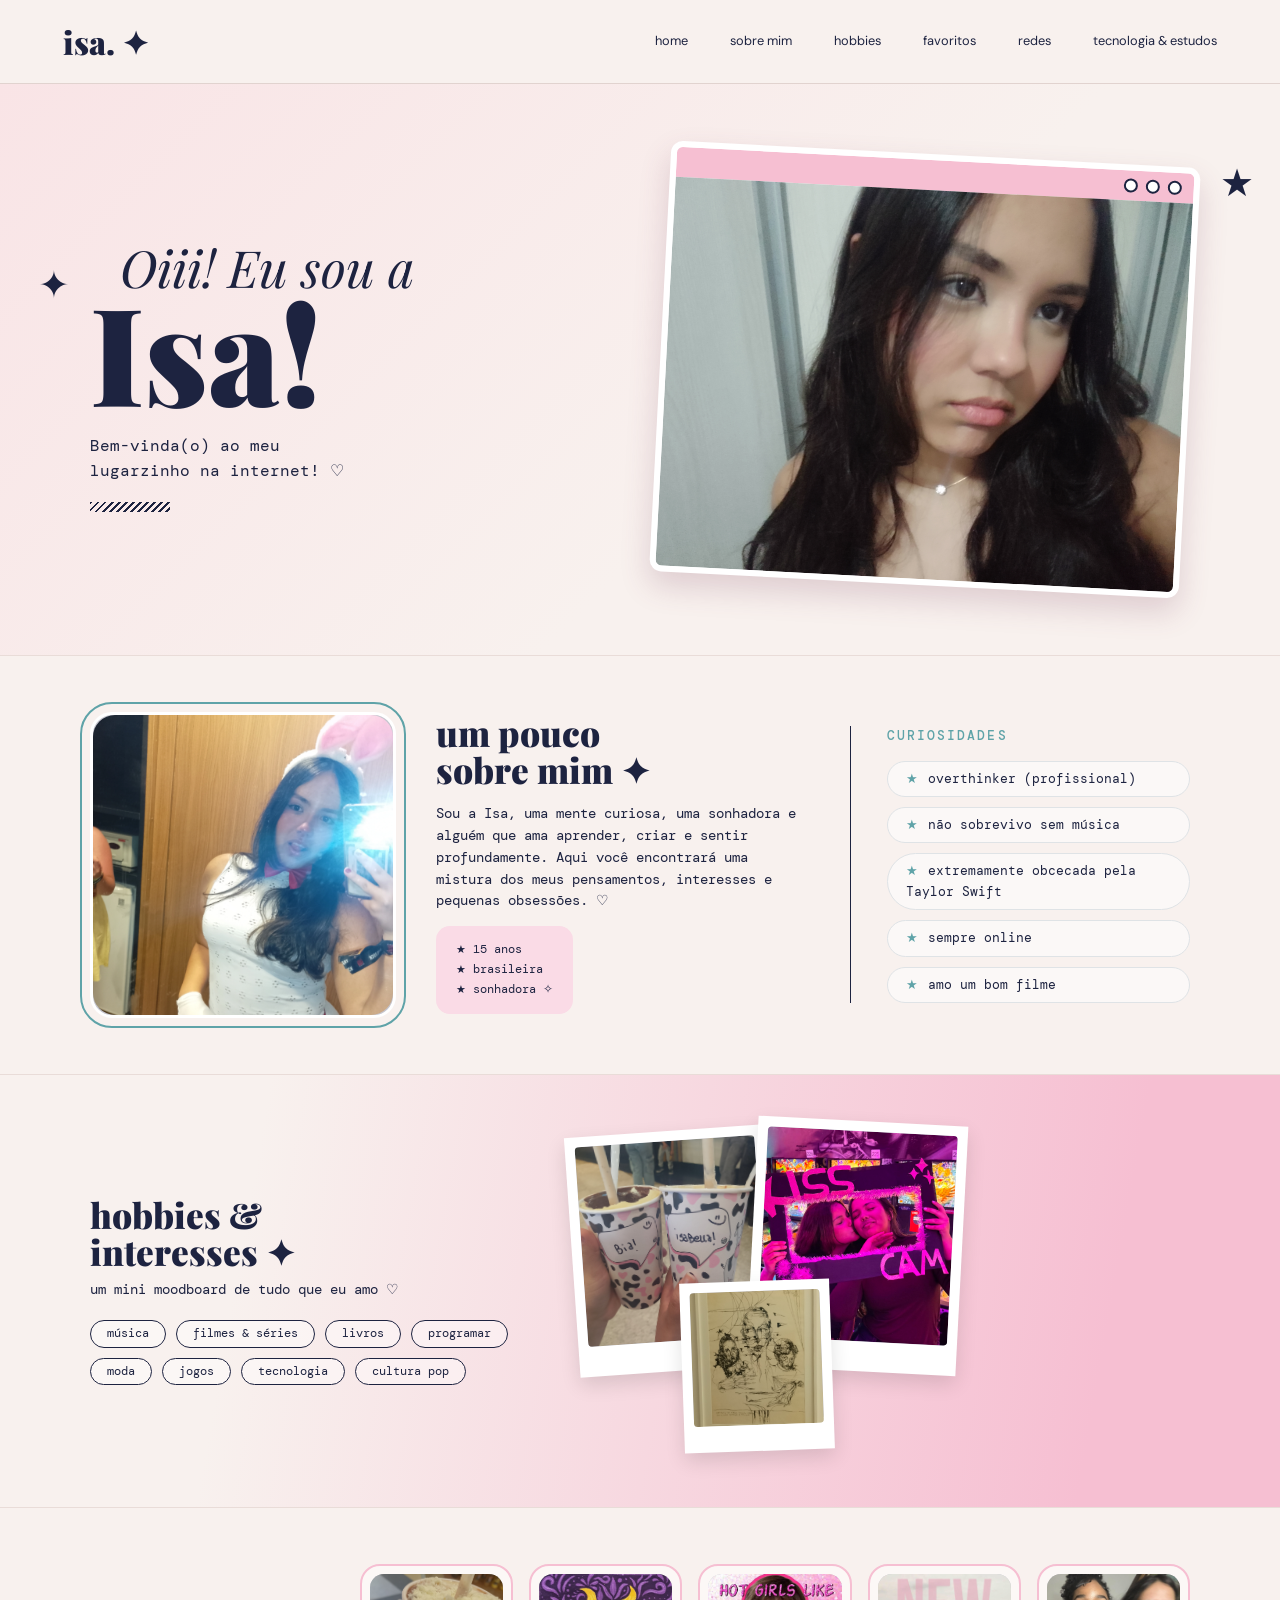
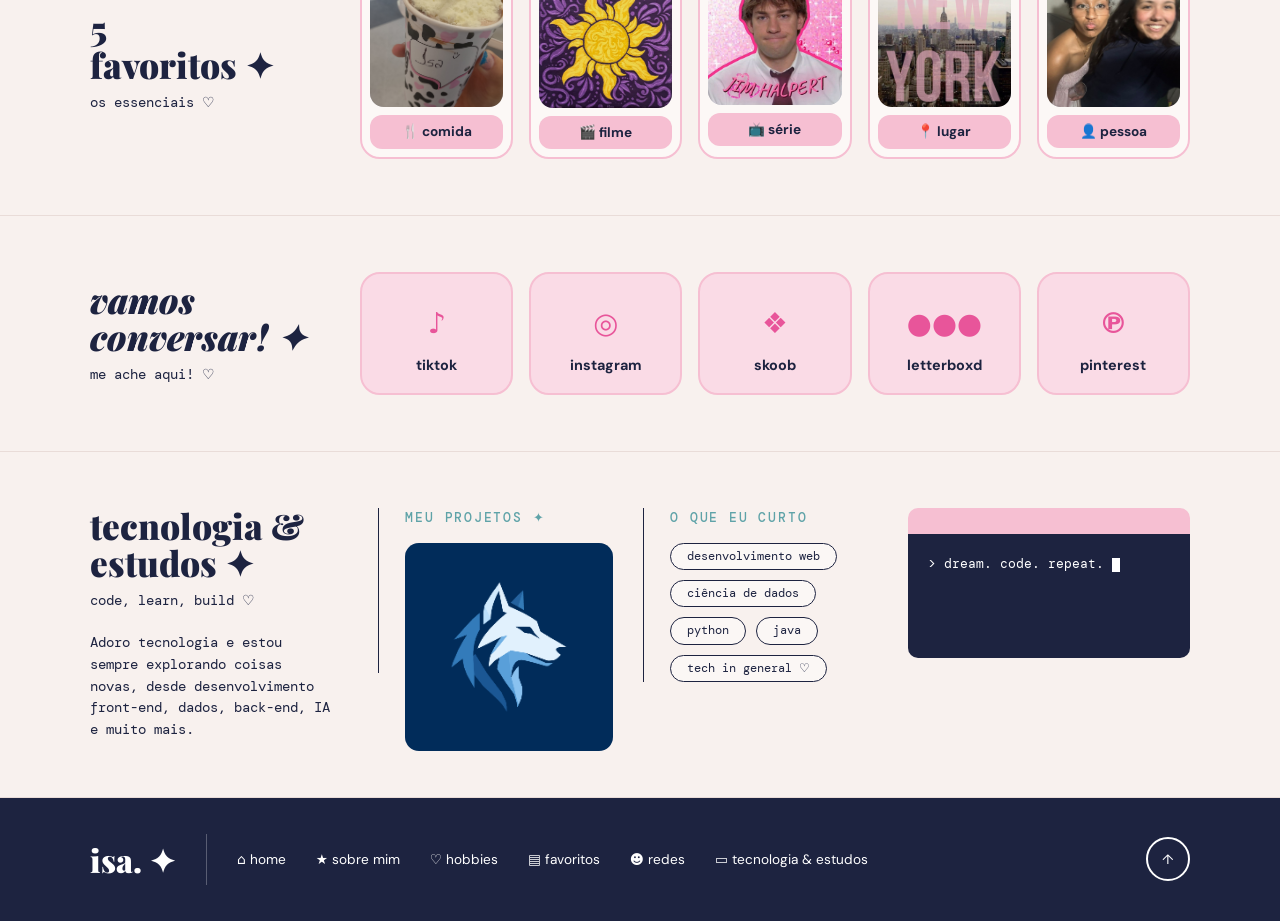
<file: isabellaomena.html>
<!DOCTYPE html>
<html lang="pt-BR">
<head>
<meta charset="UTF-8">
<meta name="viewport" content="width=device-width, initial-scale=1">
<title>isa. — my little corner of the internet</title>
<link rel="preconnect" href="https://fonts.googleapis.com">
<link rel="preconnect" href="https://fonts.gstatic.com" crossorigin>
<link href="https://fonts.googleapis.com/css2?family=Playfair+Display:ital,wght@0,600;0,900;1,500&family=DM+Mono:wght@400;500&family=DM+Sans:wght@500;700&display=swap" rel="stylesheet">
<style>
:root{
  --bg:#f8f1ee; --bg2:#fbf6f4; --navy:#1d2340; --pink:#f6bfd2; --pink-soft:#fadbe6;
  --hot:#e8559a; --teal:#5fa3a8; --grey:#c6c6cf;
  --serif:'Playfair Display',Georgia,serif; --mono:'DM Mono',monospace; --sans:'DM Sans',system-ui,sans-serif;
}
*{box-sizing:border-box;margin:0;padding:0}
html{scroll-behavior:smooth}
body{background:var(--bg);color:var(--navy);font-family:var(--mono);line-height:1.6}
a{color:inherit;text-decoration:none}
a:focus-visible,button:focus-visible{outline:2px solid var(--hot);outline-offset:3px}
section{padding:56px 6vw;border-bottom:1px solid #e9dcd8}
.wrap{max-width:1100px;margin:0 auto}
h2{font-family:var(--serif);font-weight:900;font-size:2.2rem;line-height:1.05}
.sub{font-size:.85rem;margin-top:8px}
.star{color:var(--navy)}

.ph{background:var(--grey);border-radius:14px;display:grid;place-items:center;color:#9a9aa6;font-size:2rem}
.ph::after{content:"▣"}
.ph img{width:100%;height:100%;object-fit:cover;border-radius:inherit}
.ph:has(img)::after{content:none}

/* NAVBAR */
.nav{position:sticky;top:0;z-index:10;background:var(--bg);border-bottom:1px solid #e1d3cf;display:flex;align-items:center;justify-content:space-between;padding:12px 4vw}
.logo{font-family:var(--serif);font-weight:900;font-size:2rem}
.nav ul{list-style:none;display:flex;gap:18px;font-family:var(--sans);font-size:.8rem}
.nav a{padding:4px 12px;border-radius:99px}
.nav a.on{background:var(--navy);color:#fff}

/* HERO */
.hero{position:relative;overflow:hidden;background:linear-gradient(135deg,#f9e4e6,var(--bg) 60%);padding-top:70px;padding-bottom:70px}
.hero .wrap{display:grid;grid-template-columns:1fr 1fr;gap:40px;align-items:center}
.hi{font-family:var(--serif);font-style:italic;font-size:3.2rem;margin-bottom:-26px;margin-left:30px}
.name{font-family:var(--serif);font-weight:900;font-size:8.5rem;line-height:1}
.hero p{margin-top:14px;max-width:260px}
.bar{display:block;width:80px;height:10px;margin-top:18px;background:repeating-linear-gradient(135deg,var(--navy) 0 2px,transparent 2px 5px)}
.window{background:#fff;border:6px solid #fff;border-radius:12px;box-shadow:0 14px 30px rgba(120,60,90,.2);transform:rotate(3deg);overflow:hidden}
.window .top{background:var(--pink);height:30px;display:flex;gap:8px;align-items:center;justify-content:flex-end;padding-right:12px}
.window .top i{width:14px;height:14px;border-radius:50%;background:#fff;border:2px solid var(--navy)}
.window .ph{aspect-ratio:16/10;border-radius:0}
.deco{position:absolute;font-size:2.4rem;pointer-events:none}

/* ABOUT */
.about .wrap{display:grid;grid-template-columns:.9fr 1.1fr 1fr;gap:40px;align-items:center}
.about .ph{aspect-ratio:1;border:3px solid #fff;outline:2px solid var(--teal);outline-offset:8px;border-radius:22px}
.about p{font-size:.85rem;margin:14px 0}
.chip-box{background:var(--pink-soft);border-radius:14px;padding:14px 20px;font-size:.78rem;display:inline-block;list-style:none}
.chip-box li::before{content:"★ ";font-size:.7rem}
.facts{border-left:1px solid var(--navy);padding-left:36px}
.facts h3{font-size:.8rem;letter-spacing:.16em;color:var(--teal);margin-bottom:14px;font-weight:500}
.facts ul{list-style:none;display:grid;gap:10px}
.facts li{border:1.5px solid #dfe3e6;background:#fff8;border-radius:99px;padding:7px 18px;font-size:.8rem}
.facts li::before{content:"★";color:var(--teal);margin-right:10px}

/* HOBBIES */
.hobbies{background:linear-gradient(100deg,var(--bg) 20%,var(--pink) 85%);position:relative;overflow:hidden}
.hobbies .wrap{display:grid;grid-template-columns:1fr 1.4fr;gap:40px;align-items:center}
.tags{display:flex;flex-wrap:wrap;gap:10px;margin-top:20px}
.tags span{border:1.5px solid var(--navy);border-radius:99px;padding:3px 16px;font-size:.75rem;background:#fff6}
.polaroids{position:relative;height:320px}
.pol{position:absolute;background:#fff;padding:10px 10px 30px;box-shadow:0 8px 20px rgba(0,0,0,.12)}
.pol .ph{width:100%;height:100%;border-radius:4px}
.pol:nth-child(1){width:200px;height:240px;left:0;top:0;transform:rotate(-4deg)}
.pol:nth-child(2){width:210px;height:250px;left:180px;top:-10px;transform:rotate(3deg)}
.pol:nth-child(3){width:150px;height:170px;left:110px;top:150px;transform:rotate(-2deg)}

/* FAVORITES */
.favs .wrap{display:grid;grid-template-columns:240px 1fr;gap:30px;align-items:center}
.cards{display:grid;grid-template-columns:repeat(5,1fr);gap:16px}
.card{border:2px solid var(--pink);border-radius:20px;padding:8px;background:#fff7}
.card .ph{aspect-ratio:1/.8;border-radius:14px}
.card b{display:block;background:var(--pink);margin-top:8px;border-radius:12px;padding:6px;text-align:center;font-family:var(--sans);font-size:.85rem}

/* SOCIALS */
.socials .wrap{display:grid;grid-template-columns:240px 1fr;gap:30px;align-items:center}
.links{display:grid;grid-template-columns:repeat(5,1fr);gap:16px}
.links a{background:var(--pink-soft);border:2px solid var(--pink);border-radius:20px;padding:26px 8px 16px;text-align:center;font-family:var(--sans);font-weight:700;font-size:.9rem;transition:transform .2s}
.links a:hover{transform:translateY(-4px)}
.links span{display:block;font-size:1.8rem;color:var(--hot);margin-bottom:8px}

/* TECH */
.tech .wrap{display:grid;grid-template-columns:1.1fr 1fr 1fr 1.2fr;gap:30px;align-items:start}
.tech h3{font-size:.8rem;letter-spacing:.14em;font-weight:500;color:var(--teal);margin-bottom:14px}
.tech .col{border-left:1px solid var(--navy);padding-left:26px}
.proj{display:grid;place-items:center;gap:6px;height:130px;font-family:var(--sans);font-weight:700}
.term{background:var(--navy);border-radius:10px;border-top:26px solid var(--pink);color:#fff;padding:20px;height:150px;font-size:.8rem;position:relative}
.term .cur{display:inline-block;width:8px;height:14px;background:#fff;vertical-align:middle;animation:blink 1s steps(2) infinite}
@keyframes blink{50%{opacity:0}}

/* FOOTER */
footer{background:var(--navy);color:#fff;padding:36px 6vw}
footer .wrap{display:flex;align-items:center;gap:30px;flex-wrap:wrap;font-family:var(--sans);font-size:.85rem}
footer .logo{padding-right:30px;border-right:1px solid #fff4}
footer .up{margin-left:auto;width:44px;height:44px;border:2px solid #fff;border-radius:50%;display:grid;place-items:center}

@media (max-width:860px){
  .nav ul{display:none}
  .hero .wrap,.about .wrap,.hobbies .wrap,.favs .wrap,.socials .wrap,.tech .wrap{grid-template-columns:1fr}
  .name{font-size:6rem}
  .facts,.tech .col{border-left:0;padding-left:0}
  .cards,.links{grid-template-columns:repeat(2,1fr)}
  .polaroids{height:300px}
  footer .up{margin-left:0}
}
@media (prefers-reduced-motion:reduce){.term .cur{animation:none}.links a{transition:none}}
</style>
</head>
<body>

<header class="nav">
  <a class="logo" href="#home">isa. ✦</a>
  <ul>
    <li><a href="#home">home</a></li>
    <li><a href="#about">sobre mim</a></li>
    <li><a href="#hobbies">hobbies</a></li>
    <li><a href="#favorites">favoritos</a></li>
    <li><a href="#socials">redes</a></li>
    <li><a href="#tech">tecnologia &amp; estudos</a></li>
  </ul>
</header>

<section class="hero" id="home">
  <span class="deco" style="left:3%;top:30%">✦</span>
  <span class="deco" style="right:2%;top:12%">★</span>
  <div class="wrap">
    <div>
      <div class="hi">Oiii! Eu sou a</div>
      <h1 class="name">Isa!</h1>
      <p>Bem-vinda(o) ao meu lugarzinho na internet! ♡</p>
      <span class="bar"></span>
    </div>
    <div class="window">
      <div class="top"><i></i><i></i><i></i></div>
      <div class="ph"><img src="imagens/isa_hero.jpg" alt="Imagem de Isabella Omena"></div>
    </div>
  </div>
</section>

<section class="about" id="about">
  <div class="wrap">
    <div class="ph"><img src="imagens/isa_perfilpvd.webp" alt="Foto de Isabella Omena"></div>
    <div>
      <h2>um pouco<br>sobre mim ✦</h2>
      <p>Sou a Isa, uma mente curiosa, uma sonhadora e alguém que ama aprender, criar e sentir profundamente. Aqui você encontrará uma mistura dos meus pensamentos, interesses e pequenas obsessões. ♡</p>
      <ul class="chip-box">
        <li>15 anos</li><li>brasileira</li><li>sonhadora ✧</li>
      </ul>
    </div>
    <div class="facts">
      <h3>CURIOSIDADES</h3>
      <ul>
        <li>overthinker (profissional)</li>
        <li>não sobrevivo sem música</li>
        <li>extremamente obcecada pela Taylor Swift</li>
        <li>sempre online</li>
        <li>amo um bom filme</li>
      </ul>
    </div>
  </div>
</section>

<section class="hobbies" id="hobbies">
  <div class="wrap">
    <div>
      <h2>hobbies &amp;<br>interesses ✦</h2>
      <p class="sub">um mini moodboard de tudo que eu amo ♡</p>
      <div class="tags">
        <span>música</span><span>filmes &amp; séries</span><span>livros</span><span>programar</span>
        <span>moda</span><span>jogos</span><span>tecnologia</span><span>cultura pop</span>
      </div>
    </div>
    <div class="polaroids">
      <div class="pol"><div class="ph"><img src="imagens/isa_milkymuuu.jpg" alt="Imagem de Milky Moo"></div></div>
      <div class="pol"><div class="ph"><img src="imagens/isa_kisscam.jpg" alt="Imagem de Isabella e Rafaella na Kiss Cam"></div></div>
      <div class="pol"><div class="ph"><img src="imagens/isa_obradearte.jpg" alt="Imagem de Milky Moo"></div></div>
    </div>
  </div>
</section>

<section class="favs" id="favorites">
  <div class="wrap">
    <div>
      <h2>5<br>favoritos ✦</h2>
      <p class="sub">os essenciais ♡</p>
    </div>
    <div class="cards">
      <div class="card"><div class="ph"><img src="imagens/isa_comidafav.jpeg" alt="Foto de milky moo"></div><b>🍴 comida</b></div>
      <div class="card"><div class="ph"><img src="imagens/isa_filmefavorito.jpg" alt="Foto de Enrolados"></div><b>🎬 filme</b></div>
      <div class="card"><div class="ph"><img src="imagens/isa_seriefav.jpg" alt="Foto de The Office"></div><b>📺 série</b></div>
      <div class="card"><div class="ph"><img src="imagens/isa_lugarfav.jpg" alt="Foto de Nova Iorque"></div><b>📍 lugar</b></div>
      <div class="card"><div class="ph"><img src="imagens/isa_pessoafav.jpg" alt="Foto de Isabelle"></div><b>👤 pessoa</b></div>
    </div>
  </div>
</section>

<section class="socials" id="socials">
  <div class="wrap">
    <div>
      <h2 style="font-style:italic">vamos<br>conversar! ✦</h2>
      <p class="sub">me ache aqui! ♡</p>
    </div>
    <nav class="links">
      <a href="https://www.tiktok.com/@omena.isa"><span>♪</span>tiktok</a>
      <a href="https://www.instagram.com/isabella_omena/"><span>◎</span>instagram</a>
      <a href="https://www.skoob.com.br/pt"><span>❖</span>skoob</a>
      <a href="https://letterboxd.com/isa_omena/"><span>●●●</span>letterboxd</a>
      <a href="https://br.pinterest.com/Idkwh4ttop5t/"><span>℗</span>pinterest</a>
    </nav>
  </div>
</section>

<section class="tech" id="tech">
  <div class="wrap">
    <div>
      <h2>tecnologia &amp;<br>estudos ✦</h2>
      <p class="sub">code, learn, build ♡</p>
      <p class="sub" style="max-width:240px;margin-top:20px">Adoro tecnologia e estou sempre explorando coisas novas, desde desenvolvimento front-end, dados, back-end, IA e muito mais.</p>
    </div>
    <div class="col">
      <h3>MEU PROJETOS ✦</h3>
      <a class="proj ph" href="https://www.instagram.com/skadi._app/"><img src="imagens/isa_logoskadi.png" alt="Logo do Skadi"></a>
    </div>
    <div class="col">
      <h3>O QUE EU CURTO</h3>
      <div class="tags" style="margin:0">
        <span>desenvolvimento web</span><span>ciência de dados</span><span>python</span><span>java</span><span>tech in general ♡</span>
      </div>
    </div>
    <div class="term">&gt; dream. code. repeat. <span class="cur"></span></div>
  </div>
</section>

<footer>
  <div class="wrap">
    <a class="logo" href="#home">isa. ✦</a>
    <a href="#home">⌂ home</a>
    <a href="#about">★ sobre mim</a>
    <a href="#hobbies">♡ hobbies</a>
    <a href="#favorites">▤ favoritos</a>
    <a href="#socials">☻ redes</a>
    <a href="#tech">▭ tecnologia &amp; estudos</a>
    <a class="up" href="#home" aria-label="voltar ao topo">↑</a>
  </div>
</footer>

</body>
</html>
</file>
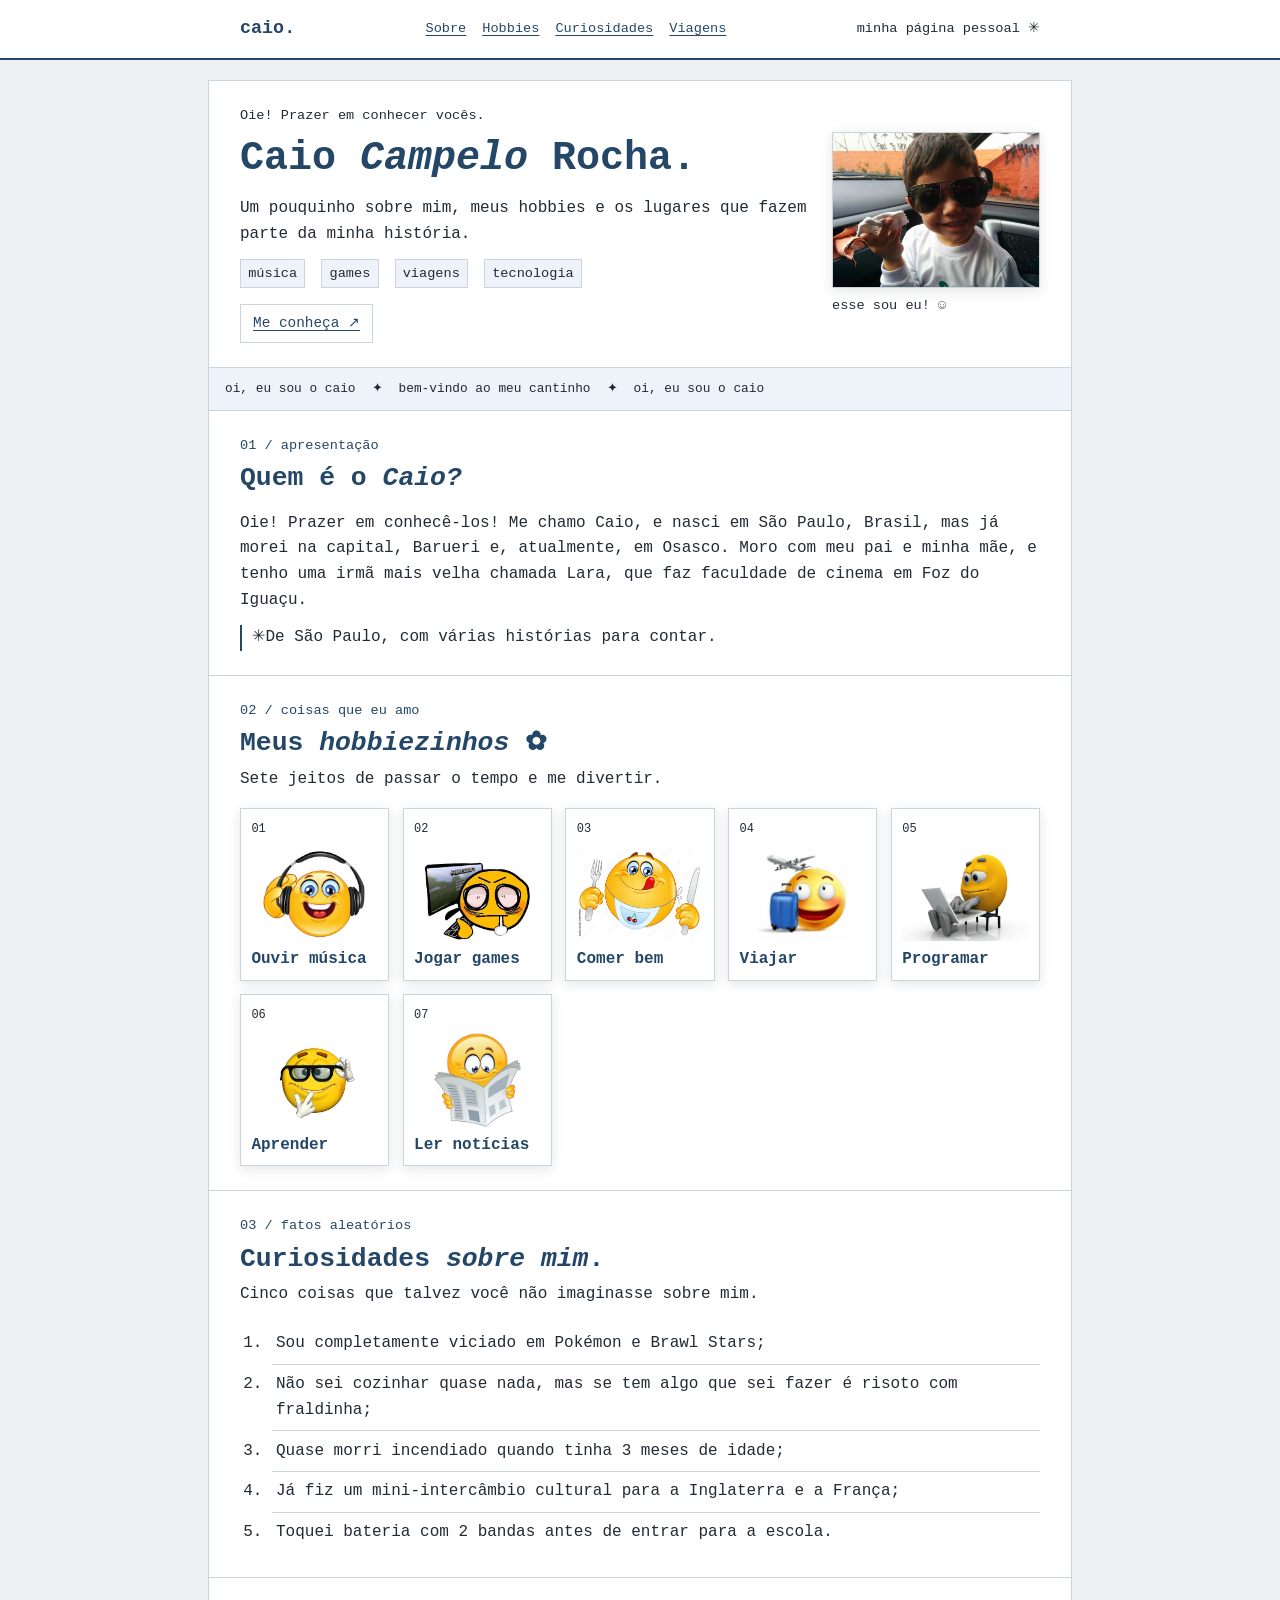
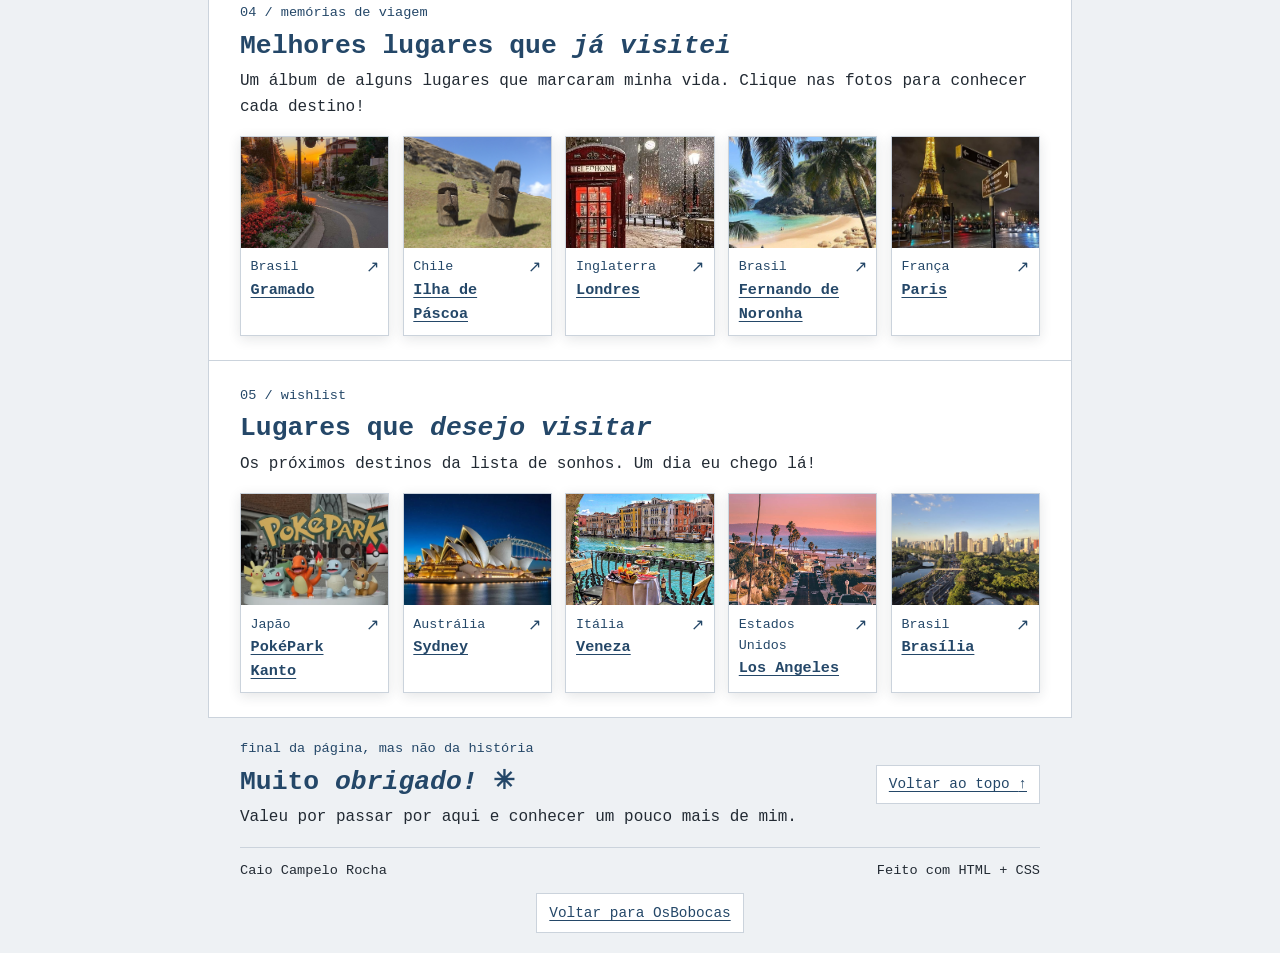
<file: paginas/caio.html>
<!DOCTYPE html>
<html lang="pt-BR">
<head>
    <meta charset="UTF-8">
    <meta name="viewport" content="width=device-width, initial-scale=1.0">
    <meta name="theme-color" content="#17233e">
    <meta name="description" content="Conheça Caio Campelo Rocha: hobbies, curiosidades e lugares favoritos.">
    <title>Caio Campelo Rocha | Sobre mim</title>
    <link rel="stylesheet" href="./caio.css">
</head>
<body id="inicio">
    <header class="site-header">
        <div class="container site-header__inner">
            <a class="brand" href="#inicio" aria-label="Caio, voltar ao início">caio<span>.</span></a>
            <nav class="nav" aria-label="Menu principal">
                <a href="#sobre">Sobre</a>
                <a href="#hobbies">Hobbies</a>
                <a href="#curiosidades">Curiosidades</a>
                <a href="#viagens">Viagens</a>
            </nav>
            <span class="header-note">minha página pessoal <span aria-hidden="true">✳</span></span>
        </div>
    </header>

    <main>
        <section class="hero" aria-labelledby="nome">
            <div class="container hero__grid">
                <div class="hero__content">
                    <p class="eyebrow">Oie! Prazer em conhecer vocês.</p>
                    <h1 id="nome">Caio <em>Campelo</em> Rocha<span class="hero__dot">.</span></h1>
                    <p class="hero__subtitle">Um pouquinho sobre mim, meus hobbies e os lugares que fazem parte da minha história.</p>
                    <div class="hero__tags" aria-label="Meus interesses">
                        <span>música</span>
                        <span>games</span>
                        <span>viagens</span>
                        <span>tecnologia</span>
                    </div>
                    <a class="button button--dark" href="#sobre">Me conheça <span aria-hidden="true">↗</span></a>
                </div>
                <div class="hero__visual">
                    <span class="hero__orbit hero__orbit--one" aria-hidden="true">✦</span>
                    <div class="hero__photo-frame">
                        <img src="../imagens/literalmenteeu.jpg" alt="Foto de Caio quando criança, usando óculos escuros" width="650" height="650" fetchpriority="high">
                    </div>
                    <span class="photo-sticker">esse sou eu! <span aria-hidden="true">☺</span></span>
                    <span class="hero__orbit hero__orbit--two" aria-hidden="true">✳</span>
                </div>
            </div>
            <div class="hero__bottom" aria-hidden="true"><span>oi, eu sou o caio</span><span>✦</span><span>bem-vindo ao meu cantinho</span><span>✦</span><span>oi, eu sou o caio</span></div>
        </section>

        <section class="about section" id="sobre" aria-labelledby="titulo-sobre">
            <div class="container about__grid">
                <div class="section-heading about__heading">
                    <span class="section-heading__eyebrow">01 / apresentação</span>
                    <h2 id="titulo-sobre">Quem é o <em>Caio?</em></h2>
                    <span class="scribble" aria-hidden="true"></span>
                </div>
                <div class="about__body">
                    <p>Oie! Prazer em conhecê-los! Me chamo Caio, e nasci em São Paulo, Brasil, mas já morei na capital, Barueri e, atualmente, em Osasco. Moro com meu pai e minha mãe, e tenho uma irmã mais velha chamada Lara, que faz faculdade de cinema em Foz do Iguaçu.</p>
                    <div class="about__fact"><span class="about__fact-icon" aria-hidden="true">✳</span><span>De São Paulo, com várias histórias para contar.</span></div>
                </div>
            </div>
        </section>

        <section class="hobbies section" id="hobbies" aria-labelledby="titulo-hobbies">
            <div class="container">
                <div class="section-heading section-heading--center">
                    <span class="section-heading__eyebrow">02 / coisas que eu amo</span>
                    <h2 id="titulo-hobbies">Meus <em>hobbiezinhos</em> <span aria-hidden="true">✿</span></h2>
                    <p>Sete jeitos de passar o tempo e me divertir.</p>
                </div>
                <div class="hobby-grid">
                    <article class="hobby-card">
                        <span class="hobby-card__number">01</span>
                        <img src="../imagens/emojiouvindomusica.jpg" alt="Emoji sorrindo enquanto ouve música com fones" loading="lazy">
                        <h3>Ouvir música</h3>
                    </article>
                    <article class="hobby-card">
                        <span class="hobby-card__number">02</span>
                        <img src="../imagens/emojijogandogamesradicais.jpg" alt="Emoji jogando videogame" loading="lazy">
                        <h3>Jogar games</h3>
                    </article>
                    <article class="hobby-card">
                        <span class="hobby-card__number">03</span>
                        <img src="../imagens/emojicomfominha.jpg" alt="Emoji com garfo e faca, pronto para comer" loading="lazy">
                        <h3>Comer bem</h3>
                    </article>
                    <article class="hobby-card">
                        <span class="hobby-card__number">04</span>
                        <img src="../imagens/emojiviajandoviagens.jpg" alt="Emoji viajante com mala e avião" loading="lazy">
                        <h3>Viajar</h3>
                    </article>
                    <article class="hobby-card">
                        <span class="hobby-card__number">05</span>
                        <img src="../imagens/emojideprograma.jpg" alt="Emoji usando computador" loading="lazy">
                        <h3>Programar</h3>
                    </article>
                    <article class="hobby-card">
                        <span class="hobby-card__number">06</span>
                        <img src="../imagens/emojinerdola.jpg" alt="Emoji com óculos, pensativo" loading="lazy">
                        <h3>Aprender</h3>
                    </article>
                    <article class="hobby-card">
                        <span class="hobby-card__number">07</span>
                        <img src="../imagens/emojijornalisticos.jpg" alt="Emoji lendo um jornal" loading="lazy">
                        <h3>Ler notícias</h3>
                    </article>
                </div>
            </div>
        </section>

        <section class="curiosities section" id="curiosidades" aria-labelledby="titulo-curiosidades">
            <div class="container curiosities__layout">
                <div class="section-heading section-heading--light">
                    <span class="section-heading__eyebrow">03 / fatos aleatórios</span>
                    <h2 id="titulo-curiosidades">Curiosidades <em>sobre mim</em><span class="title-dot">.</span></h2>
                    <p>Cinco coisas que talvez você não imaginasse sobre mim.</p>
                    <span class="curiosities__decoration" aria-hidden="true">✴</span>
                </div>
                <ol class="bubble-list">
                    <li>Sou completamente viciado em Pokémon e Brawl Stars;</li>
                    <li>Não sei cozinhar quase nada, mas se tem algo que sei fazer é risoto com fraldinha;</li>
                    <li>Quase morri incendiado quando tinha 3 meses de idade;</li>
                    <li>Já fiz um mini-intercâmbio cultural para a Inglaterra e a França;</li>
                    <li>Toquei bateria com 2 bandas antes de entrar para a escola.</li>
                </ol>
            </div>
        </section>

        <section class="travel section" id="viagens" aria-labelledby="titulo-viagens">
            <div class="container">
                <div class="section-heading section-heading--travel">
                    <div>
                        <span class="section-heading__eyebrow">04 / memórias de viagem</span>
                        <h2 id="titulo-viagens">Melhores lugares que <em>já visitei</em></h2>
                    </div>
                    <p>Um álbum de alguns lugares que marcaram minha vida. Clique nas fotos para conhecer cada destino!</p>
                </div>
                <div class="travel-grid">
                    <a class="travel-card" href="https://www.gramadoinesquecivel.tur.br/" target="_blank" rel="noopener noreferrer" aria-label="Conheça Gramado (abre em nova aba)">
                        <img src="../imagens/gramadinho.jpg" alt="Rua arborizada de Gramado, Rio Grande do Sul" loading="lazy">
                        <span class="travel-card__caption"><small>Brasil</small><strong>Gramado</strong></span><span class="travel-card__arrow" aria-hidden="true">↗</span>
                    </a>
                    <a class="travel-card" href="https://nosnochile.com.br/ilha-de-pascoa-localizacao-como-chegar-requisitos-de-entrada-e-dicas/" target="_blank" rel="noopener noreferrer" aria-label="Conheça a Ilha de Páscoa (abre em nova aba)">
                        <img src="../imagens/chilezinho.jpg" alt="Moais na Ilha de Páscoa, Chile" loading="lazy">
                        <span class="travel-card__caption"><small>Chile</small><strong>Ilha de Páscoa</strong></span><span class="travel-card__arrow" aria-hidden="true">↗</span>
                    </a>
                    <a class="travel-card" href="https://www.londonmuseum.org.uk/collections/london-stories/westminster-bridge/" target="_blank" rel="noopener noreferrer" aria-label="Conheça Londres (abre em nova aba)">
                        <img src="../imagens/inglaterrinha.jpg" alt="Cabine telefônica vermelha em Londres, Inglaterra" loading="lazy">
                        <span class="travel-card__caption"><small>Inglaterra</small><strong>Londres</strong></span><span class="travel-card__arrow" aria-hidden="true">↗</span>
                    </a>
                    <a class="travel-card" href="https://www.noronha.pe.gov.br/" target="_blank" rel="noopener noreferrer" aria-label="Conheça Fernando de Noronha (abre em nova aba)">
                        <img src="../imagens/fernandinho de noronha.jpg" alt="Praia tropical em Fernando de Noronha, Pernambuco" loading="lazy">
                        <span class="travel-card__caption"><small>Brasil</small><strong>Fernando de Noronha</strong></span><span class="travel-card__arrow" aria-hidden="true">↗</span>
                    </a>
                    <a class="travel-card" href="https://www.toureiffel.paris/en" target="_blank" rel="noopener noreferrer" aria-label="Conheça Paris (abre em nova aba)">
                        <img src="../imagens/francinha.jpg" alt="Torre Eiffel iluminada durante a noite em Paris" loading="lazy">
                        <span class="travel-card__caption"><small>França</small><strong>Paris</strong></span><span class="travel-card__arrow" aria-hidden="true">↗</span>
                    </a>
                </div>
            </div>
        </section>

        <section class="travel travel--wishlist section" id="sonhos" aria-labelledby="titulo-sonhos">
            <div class="container">
                <div class="section-heading section-heading--travel">
                    <div>
                        <span class="section-heading__eyebrow">05 / wishlist</span>
                        <h2 id="titulo-sonhos">Lugares que <em>desejo visitar</em></h2>
                    </div>
                    <p>Os próximos destinos da lista de sonhos. Um dia eu chego lá!</p>
                </div>
                <div class="travel-grid">
                    <a class="travel-card" href="https://www.pokepark-kanto.co.jp/ppark/top/index?languageKind=en_US" target="_blank" rel="noopener noreferrer" aria-label="Conheça o PokéPark Kanto (abre em nova aba)">
                        <img src="../imagens/japaopokepark.jpg" alt="Entrada temática do PokéPark Kanto, no Japão" loading="lazy">
                        <span class="travel-card__caption"><small>Japão</small><strong>PokéPark Kanto</strong></span><span class="travel-card__arrow" aria-hidden="true">↗</span>
                    </a>
                    <a class="travel-card" href="https://www.sydneysymphony.com/concert-tickets/whats-on/calendar" target="_blank" rel="noopener noreferrer" aria-label="Conheça Sydney (abre em nova aba)">
                        <img src="../imagens/australiaoperasydney.jpg" alt="Ópera de Sydney iluminada na Austrália" loading="lazy">
                        <span class="travel-card__caption"><small>Austrália</small><strong>Sydney</strong></span><span class="travel-card__arrow" aria-hidden="true">↗</span>
                    </a>
                    <a class="travel-card" href="https://www.veneziaunica.it/en" target="_blank" rel="noopener noreferrer" aria-label="Conheça Veneza (abre em nova aba)">
                        <img src="../imagens/italyvenice.jpg" alt="Canal e pontes de Veneza, Itália" loading="lazy">
                        <span class="travel-card__caption"><small>Itália</small><strong>Veneza</strong></span><span class="travel-card__arrow" aria-hidden="true">↗</span>
                    </a>
                    <a class="travel-card" href="https://lacity.gov/" target="_blank" rel="noopener noreferrer" aria-label="Conheça Los Angeles (abre em nova aba)">
                        <img src="../imagens/losangeles.jpg" alt="Palmeiras e pôr do sol em Los Angeles, Califórnia" loading="lazy">
                        <span class="travel-card__caption"><small>Estados Unidos</small><strong>Los Angeles</strong></span><span class="travel-card__arrow" aria-hidden="true">↗</span>
                    </a>
                    <a class="travel-card" href="https://www.visitebrasilia.com.br/" target="_blank" rel="noopener noreferrer" aria-label="Conheça Brasília (abre em nova aba)">
                        <img src="../imagens/brasilianses.jpg" alt="Vista da arquitetura e do lago de Brasília" loading="lazy">
                        <span class="travel-card__caption"><small>Brasil</small><strong>Brasília</strong></span><span class="travel-card__arrow" aria-hidden="true">↗</span>
                    </a>
                </div>
            </div>
        </section>
    </main>

    <footer class="footer">
        <div class="container footer__inner">
            <div>
                <p class="footer__eyebrow">final da página, mas não da história</p>
                <h2>Muito <em>obrigado!</em> <span aria-hidden="true">✳</span></h2>
                <p>Valeu por passar por aqui e conhecer um pouco mais de mim.</p>
            </div>
            <a class="button button--light" href="#inicio">Voltar ao topo <span aria-hidden="true">↑</span></a>
        </div>
        <div class="container footer__bottom"><span>Caio Campelo Rocha</span><span>Feito com HTML + CSS</span></div>
    </footer>
    <a class="osbobocas-voltar-index" href="../index.html" aria-label="Voltar para a página inicial dos Bobocas">Voltar para OsBobocas</a>
</body>
</html>
</file>
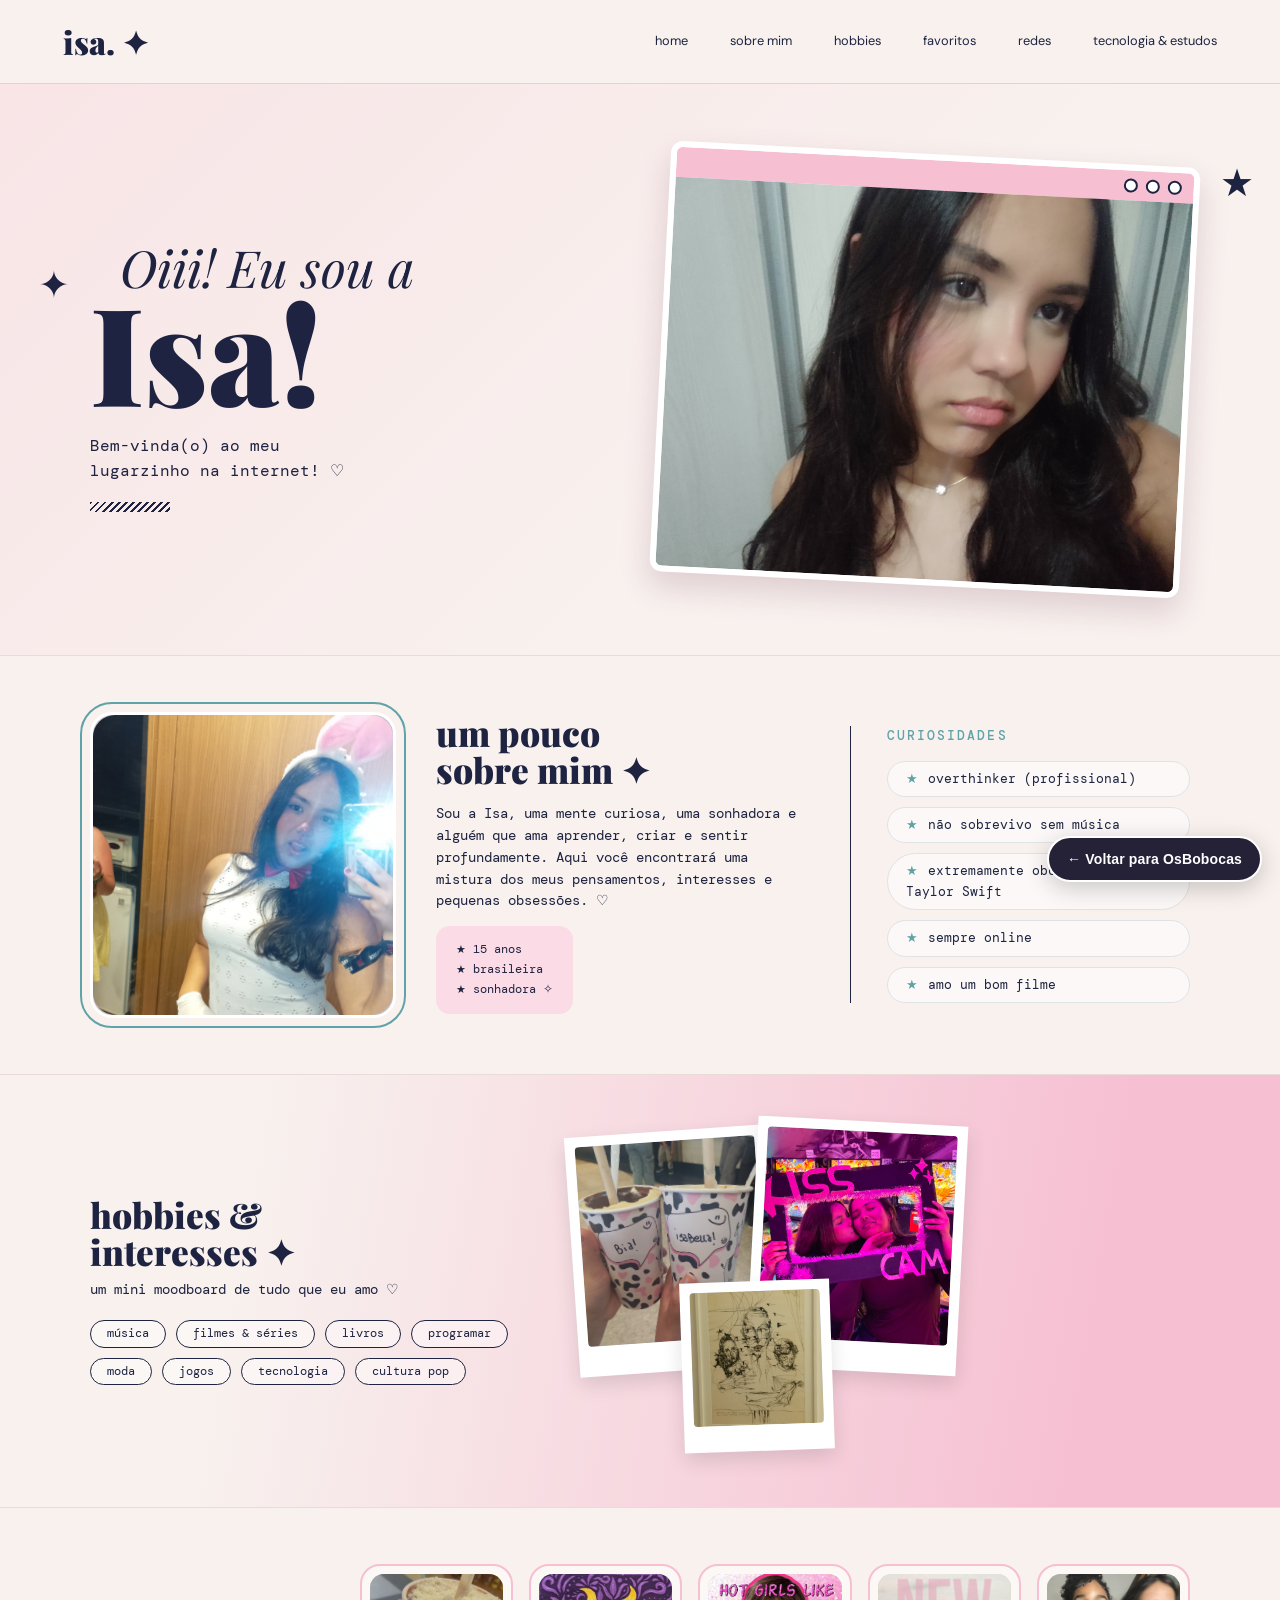
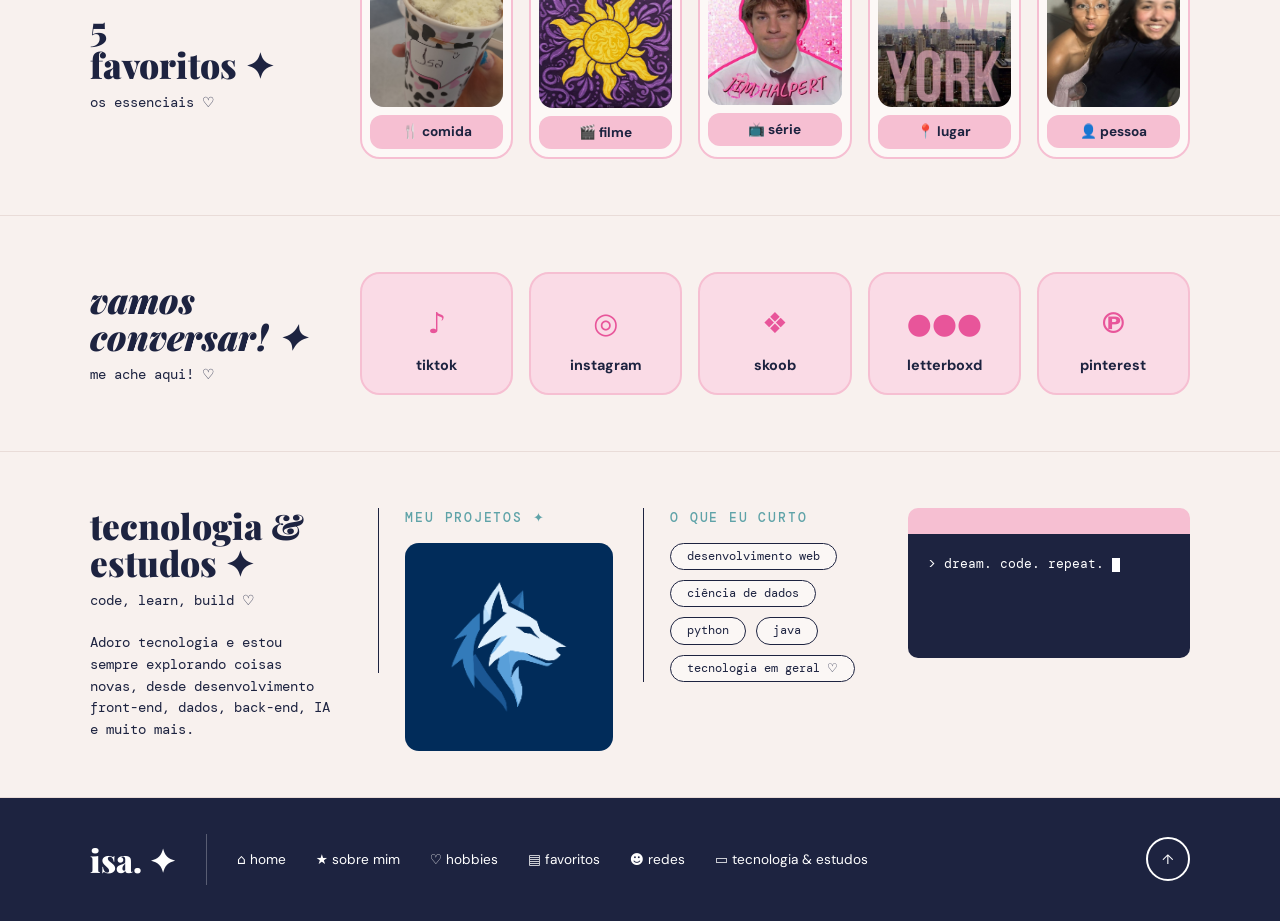
<file: paginas/isabellaomena.html>
<!DOCTYPE html>
<html lang="pt-BR">
<head>
<meta charset="UTF-8">
<meta name="viewport" content="width=device-width, initial-scale=1">
<title>isa. ♡</title>
<link rel="preconnect" href="https://fonts.googleapis.com">
<link rel="preconnect" href="https://fonts.gstatic.com" crossorigin>
<link href="https://fonts.googleapis.com/css2?family=Playfair+Display:ital,wght@0,600;0,900;1,500&family=DM+Mono:wght@400;500&family=DM+Sans:wght@500;700&display=swap" rel="stylesheet">
<style>
:root{
  --bg:#f8f1ee; --bg2:#fbf6f4; --navy:#1d2340; --pink:#f6bfd2; --pink-soft:#fadbe6;
  --hot:#e8559a; --teal:#5fa3a8; --grey:#c6c6cf;
  --serif:'Playfair Display',Georgia,serif; --mono:'DM Mono',monospace; --sans:'DM Sans',system-ui,sans-serif;
}
*{box-sizing:border-box;margin:0;padding:0}
html{scroll-behavior:smooth}
body{background:var(--bg);color:var(--navy);font-family:var(--mono);line-height:1.6}
a{color:inherit;text-decoration:none}
a:focus-visible,button:focus-visible{outline:2px solid var(--hot);outline-offset:3px}
section{padding:56px 6vw;border-bottom:1px solid #e9dcd8}
.wrap{max-width:1100px;margin:0 auto}
h2{font-family:var(--serif);font-weight:900;font-size:2.2rem;line-height:1.05}
.sub{font-size:.85rem;margin-top:8px}
.star{color:var(--navy)}

.ph{background:var(--grey);border-radius:14px;display:grid;place-items:center;color:#9a9aa6;font-size:2rem}
.ph::after{content:"▣"}
.ph img{width:100%;height:100%;object-fit:cover;border-radius:inherit}
.ph:has(img)::after{content:none}

/* NAVBAR */
.nav{position:sticky;top:0;z-index:10;background:var(--bg);border-bottom:1px solid #e1d3cf;display:flex;align-items:center;justify-content:space-between;padding:12px 4vw}
.logo{font-family:var(--serif);font-weight:900;font-size:2rem}
.nav ul{list-style:none;display:flex;gap:18px;font-family:var(--sans);font-size:.8rem}
.nav a{padding:4px 12px;border-radius:99px}
.nav a.on{background:var(--navy);color:#fff}

/* HERO */
.hero{position:relative;overflow:hidden;background:linear-gradient(135deg,#f9e4e6,var(--bg) 60%);padding-top:70px;padding-bottom:70px}
.hero .wrap{display:grid;grid-template-columns:1fr 1fr;gap:40px;align-items:center}
.hi{font-family:var(--serif);font-style:italic;font-size:3.2rem;margin-bottom:-26px;margin-left:30px}
.name{font-family:var(--serif);font-weight:900;font-size:8.5rem;line-height:1}
.hero p{margin-top:14px;max-width:260px}
.bar{display:block;width:80px;height:10px;margin-top:18px;background:repeating-linear-gradient(135deg,var(--navy) 0 2px,transparent 2px 5px)}
.window{background:#fff;border:6px solid #fff;border-radius:12px;box-shadow:0 14px 30px rgba(120,60,90,.2);transform:rotate(3deg);overflow:hidden}
.window .top{background:var(--pink);height:30px;display:flex;gap:8px;align-items:center;justify-content:flex-end;padding-right:12px}
.window .top i{width:14px;height:14px;border-radius:50%;background:#fff;border:2px solid var(--navy)}
.window .ph{aspect-ratio:16/10;border-radius:0}
.deco{position:absolute;font-size:2.4rem;pointer-events:none}

/* ABOUT */
.about .wrap{display:grid;grid-template-columns:.9fr 1.1fr 1fr;gap:40px;align-items:center}
.about .ph{aspect-ratio:1;border:3px solid #fff;outline:2px solid var(--teal);outline-offset:8px;border-radius:22px}
.about p{font-size:.85rem;margin:14px 0}
.chip-box{background:var(--pink-soft);border-radius:14px;padding:14px 20px;font-size:.78rem;display:inline-block;list-style:none}
.chip-box li::before{content:"★ ";font-size:.7rem}
.facts{border-left:1px solid var(--navy);padding-left:36px}
.facts h3{font-size:.8rem;letter-spacing:.16em;color:var(--teal);margin-bottom:14px;font-weight:500}
.facts ul{list-style:none;display:grid;gap:10px}
.facts li{border:1.5px solid #dfe3e6;background:#fff8;border-radius:99px;padding:7px 18px;font-size:.8rem}
.facts li::before{content:"★";color:var(--teal);margin-right:10px}

/* HOBBIES */
.hobbies{background:linear-gradient(100deg,var(--bg) 20%,var(--pink) 85%);position:relative;overflow:hidden}
.hobbies .wrap{display:grid;grid-template-columns:1fr 1.4fr;gap:40px;align-items:center}
.tags{display:flex;flex-wrap:wrap;gap:10px;margin-top:20px}
.tags span{border:1.5px solid var(--navy);border-radius:99px;padding:3px 16px;font-size:.75rem;background:#fff6}
.polaroids{position:relative;height:320px}
.pol{position:absolute;background:#fff;padding:10px 10px 30px;box-shadow:0 8px 20px rgba(0,0,0,.12)}
.pol .ph{width:100%;height:100%;border-radius:4px}
.pol:nth-child(1){width:200px;height:240px;left:0;top:0;transform:rotate(-4deg)}
.pol:nth-child(2){width:210px;height:250px;left:180px;top:-10px;transform:rotate(3deg)}
.pol:nth-child(3){width:150px;height:170px;left:110px;top:150px;transform:rotate(-2deg)}

/* FAVORITES */
.favs .wrap{display:grid;grid-template-columns:240px 1fr;gap:30px;align-items:center}
.cards{display:grid;grid-template-columns:repeat(5,1fr);gap:16px}
.card{border:2px solid var(--pink);border-radius:20px;padding:8px;background:#fff7}
.card .ph{aspect-ratio:1/.8;border-radius:14px}
.card b{display:block;background:var(--pink);margin-top:8px;border-radius:12px;padding:6px;text-align:center;font-family:var(--sans);font-size:.85rem}

/* SOCIALS */
.socials .wrap{display:grid;grid-template-columns:240px 1fr;gap:30px;align-items:center}
.links{display:grid;grid-template-columns:repeat(5,1fr);gap:16px}
.links a{background:var(--pink-soft);border:2px solid var(--pink);border-radius:20px;padding:26px 8px 16px;text-align:center;font-family:var(--sans);font-weight:700;font-size:.9rem;transition:transform .2s}
.links a:hover{transform:translateY(-4px)}
.links span{display:block;font-size:1.8rem;color:var(--hot);margin-bottom:8px}

/* TECH */
.tech .wrap{display:grid;grid-template-columns:1.1fr 1fr 1fr 1.2fr;gap:30px;align-items:start}
.tech h3{font-size:.8rem;letter-spacing:.14em;font-weight:500;color:var(--teal);margin-bottom:14px}
.tech .col{border-left:1px solid var(--navy);padding-left:26px}
.proj{display:grid;place-items:center;gap:6px;height:130px;font-family:var(--sans);font-weight:700}
.term{background:var(--navy);border-radius:10px;border-top:26px solid var(--pink);color:#fff;padding:20px;height:150px;font-size:.8rem;position:relative}
.term .cur{display:inline-block;width:8px;height:14px;background:#fff;vertical-align:middle;animation:blink 1s steps(2) infinite}
@keyframes blink{50%{opacity:0}}

/* FOOTER */
footer{background:var(--navy);color:#fff;padding:36px 6vw}
footer .wrap{display:flex;align-items:center;gap:30px;flex-wrap:wrap;font-family:var(--sans);font-size:.85rem}
footer .logo{padding-right:30px;border-right:1px solid #fff4}
footer .up{margin-left:auto;width:44px;height:44px;border:2px solid #fff;border-radius:50%;display:grid;place-items:center}

@media (max-width:860px){
  .nav ul{display:none}
  .hero .wrap,.about .wrap,.hobbies .wrap,.favs .wrap,.socials .wrap,.tech .wrap{grid-template-columns:1fr}
  .name{font-size:6rem}
  .facts,.tech .col{border-left:0;padding-left:0}
  .cards,.links{grid-template-columns:repeat(2,1fr)}
  .polaroids{height:300px}
  footer .up{margin-left:0}
}
@media (prefers-reduced-motion:reduce){.term .cur{animation:none}.links a{transition:none}}
</style>
<style id="osbobocas-voltar-style">
.osbobocas-voltar-index { position: fixed; right: 18px; bottom: 18px; z-index: 2147483647; display: inline-flex; align-items: center; justify-content: center; gap: 8px; box-sizing: border-box; max-width: calc(100vw - 36px); padding: 12px 18px; border: 2px solid #fff; border-radius: 999px; background: #252238; color: #fff !important; box-shadow: 0 6px 24px #0003; font: 700 14px/1.3 Arial, sans-serif; letter-spacing: .01em; text-decoration: none !important; transition: background .2s, transform .2s; }
.osbobocas-voltar-index:hover { background: #6e4776; transform: translateY(-3px); }
.osbobocas-voltar-index:focus-visible { outline: 3px solid #ffcc6b; outline-offset: 3px; }
@media (max-width: 480px) { .osbobocas-voltar-index { right: 12px; bottom: 12px; padding: 11px 15px; font-size: 12px; } }
</style>
</head>
<body>

<header class="nav">
  <a class="logo" href="#home">isa. ✦</a>
  <ul>
    <li><a href="#home">home</a></li>
    <li><a href="#about">sobre mim</a></li>
    <li><a href="#hobbies">hobbies</a></li>
    <li><a href="#favorites">favoritos</a></li>
    <li><a href="#socials">redes</a></li>
    <li><a href="#tech">tecnologia &amp; estudos</a></li>
  </ul>
</header>

<section class="hero" id="home">
  <span class="deco" style="left:3%;top:30%">✦</span>
  <span class="deco" style="right:2%;top:12%">★</span>
  <div class="wrap">
    <div>
      <div class="hi">Oiii! Eu sou a</div>
      <h1 class="name">Isa!</h1>
      <p>Bem-vinda(o) ao meu lugarzinho na internet! ♡</p>
      <span class="bar"></span>
    </div>
    <div class="window">
      <div class="top"><i></i><i></i><i></i></div>
      <div class="ph"><img src="../imagens/isa_hero.jpg" alt="Imagem de Isabella Omena"></div>
    </div>
  </div>
</section>

<section class="about" id="about">
  <div class="wrap">
    <div class="ph"><img src="../imagens/isa_perfilpvd.webp" alt="Foto de Isabella Omena"></div>
    <div>
      <h2>um pouco<br>sobre mim ✦</h2>
      <p>Sou a Isa, uma mente curiosa, uma sonhadora e alguém que ama aprender, criar e sentir profundamente. Aqui você encontrará uma mistura dos meus pensamentos, interesses e pequenas obsessões. ♡</p>
      <ul class="chip-box">
        <li>15 anos</li><li>brasileira</li><li>sonhadora ✧</li>
      </ul>
    </div>
    <div class="facts">
      <h3>CURIOSIDADES</h3>
      <ul>
        <li>overthinker (profissional)</li>
        <li>não sobrevivo sem música</li>
        <li>extremamente obcecada pela Taylor Swift</li>
        <li>sempre online</li>
        <li>amo um bom filme</li>
      </ul>
    </div>
  </div>
</section>

<section class="hobbies" id="hobbies">
  <div class="wrap">
    <div>
      <h2>hobbies &amp;<br>interesses ✦</h2>
      <p class="sub">um mini moodboard de tudo que eu amo ♡</p>
      <div class="tags">
        <span>música</span><span>filmes &amp; séries</span><span>livros</span><span>programar</span>
        <span>moda</span><span>jogos</span><span>tecnologia</span><span>cultura pop</span>
      </div>
    </div>
    <div class="polaroids">
      <div class="pol"><div class="ph"><img src="../imagens/isa_milkymuuu.jpg" alt="Imagem de Milky Moo"></div></div>
      <div class="pol"><div class="ph"><img src="../imagens/isa_kisscam.jpg" alt="Imagem de Isabella e Rafaella na Kiss Cam"></div></div>
      <div class="pol"><div class="ph"><img src="../imagens/isa_obradearte.jpg" alt="Imagem de Milky Moo"></div></div>
    </div>
  </div>
</section>

<section class="favs" id="favorites">
  <div class="wrap">
    <div>
      <h2>5<br>favoritos ✦</h2>
      <p class="sub">os essenciais ♡</p>
    </div>
    <div class="cards">
      <div class="card"><div class="ph"><img src="../imagens/isa_comidafav.jpeg" alt="Foto de milky moo"></div><b>🍴 comida</b></div>
      <div class="card"><div class="ph"><img src="../imagens/isa_filmefavorito.jpg" alt="Foto de Enrolados"></div><b>🎬 filme</b></div>
      <div class="card"><div class="ph"><img src="../imagens/isa_seriefav.jpg" alt="Foto de The Office"></div><b>📺 série</b></div>
      <div class="card"><div class="ph"><img src="../imagens/isa_lugarfav.jpg" alt="Foto de Nova Iorque"></div><b>📍 lugar</b></div>
      <div class="card"><div class="ph"><img src="../imagens/isa_pessoafav.jpg" alt="Foto de Isabelle"></div><b>👤 pessoa</b></div>
    </div>
  </div>
</section>

<section class="socials" id="socials">
  <div class="wrap">
    <div>
      <h2 style="font-style:italic">vamos<br>conversar! ✦</h2>
      <p class="sub">me ache aqui! ♡</p>
    </div>
    <nav class="links">
      <a href="https://www.tiktok.com/@omena.isa"><span>♪</span>tiktok</a>
      <a href="https://www.instagram.com/isabella_omena/"><span>◎</span>instagram</a>
      <a href="https://www.skoob.com.br/pt"><span>❖</span>skoob</a>
      <a href="https://letterboxd.com/isa_omena/"><span>●●●</span>letterboxd</a>
      <a href="https://br.pinterest.com/Idkwh4ttop5t/"><span>℗</span>pinterest</a>
    </nav>
  </div>
</section>

<section class="tech" id="tech">
  <div class="wrap">
    <div>
      <h2>tecnologia &amp;<br>estudos ✦</h2>
      <p class="sub">code, learn, build ♡</p>
      <p class="sub" style="max-width:240px;margin-top:20px">Adoro tecnologia e estou sempre explorando coisas novas, desde desenvolvimento front-end, dados, back-end, IA e muito mais.</p>
    </div>
    <div class="col">
      <h3>MEU PROJETOS ✦</h3>
      <a class="proj ph" href="https://www.instagram.com/skadi._app/"><img src="../imagens/isa_logoskadi.png" alt="Logo do Skadi"></a>
    </div>
    <div class="col">
      <h3>O QUE EU CURTO</h3>
      <div class="tags" style="margin:0">
        <span>desenvolvimento web</span><span>ciência de dados</span><span>python</span><span>java</span><span>tecnologia em geral ♡</span>
      </div>
    </div>
    <div class="term">&gt; dream. code. repeat. <span class="cur"></span></div>
  </div>
</section>

<footer>
  <div class="wrap">
    <a class="logo" href="#home">isa. ✦</a>
    <a href="#home">⌂ home</a>
    <a href="#about">★ sobre mim</a>
    <a href="#hobbies">♡ hobbies</a>
    <a href="#favorites">▤ favoritos</a>
    <a href="#socials">☻ redes</a>
    <a href="#tech">▭ tecnologia &amp; estudos</a>
    <a class="up" href="#home" aria-label="voltar ao topo">↑</a>
  </div>
</footer>

<a class="osbobocas-voltar-index" href="../index.html" aria-label="Voltar para a pÃ¡gina inicial dos Bobocas">&#8592; Voltar para OsBobocas</a>
</body>
</html>
</file>
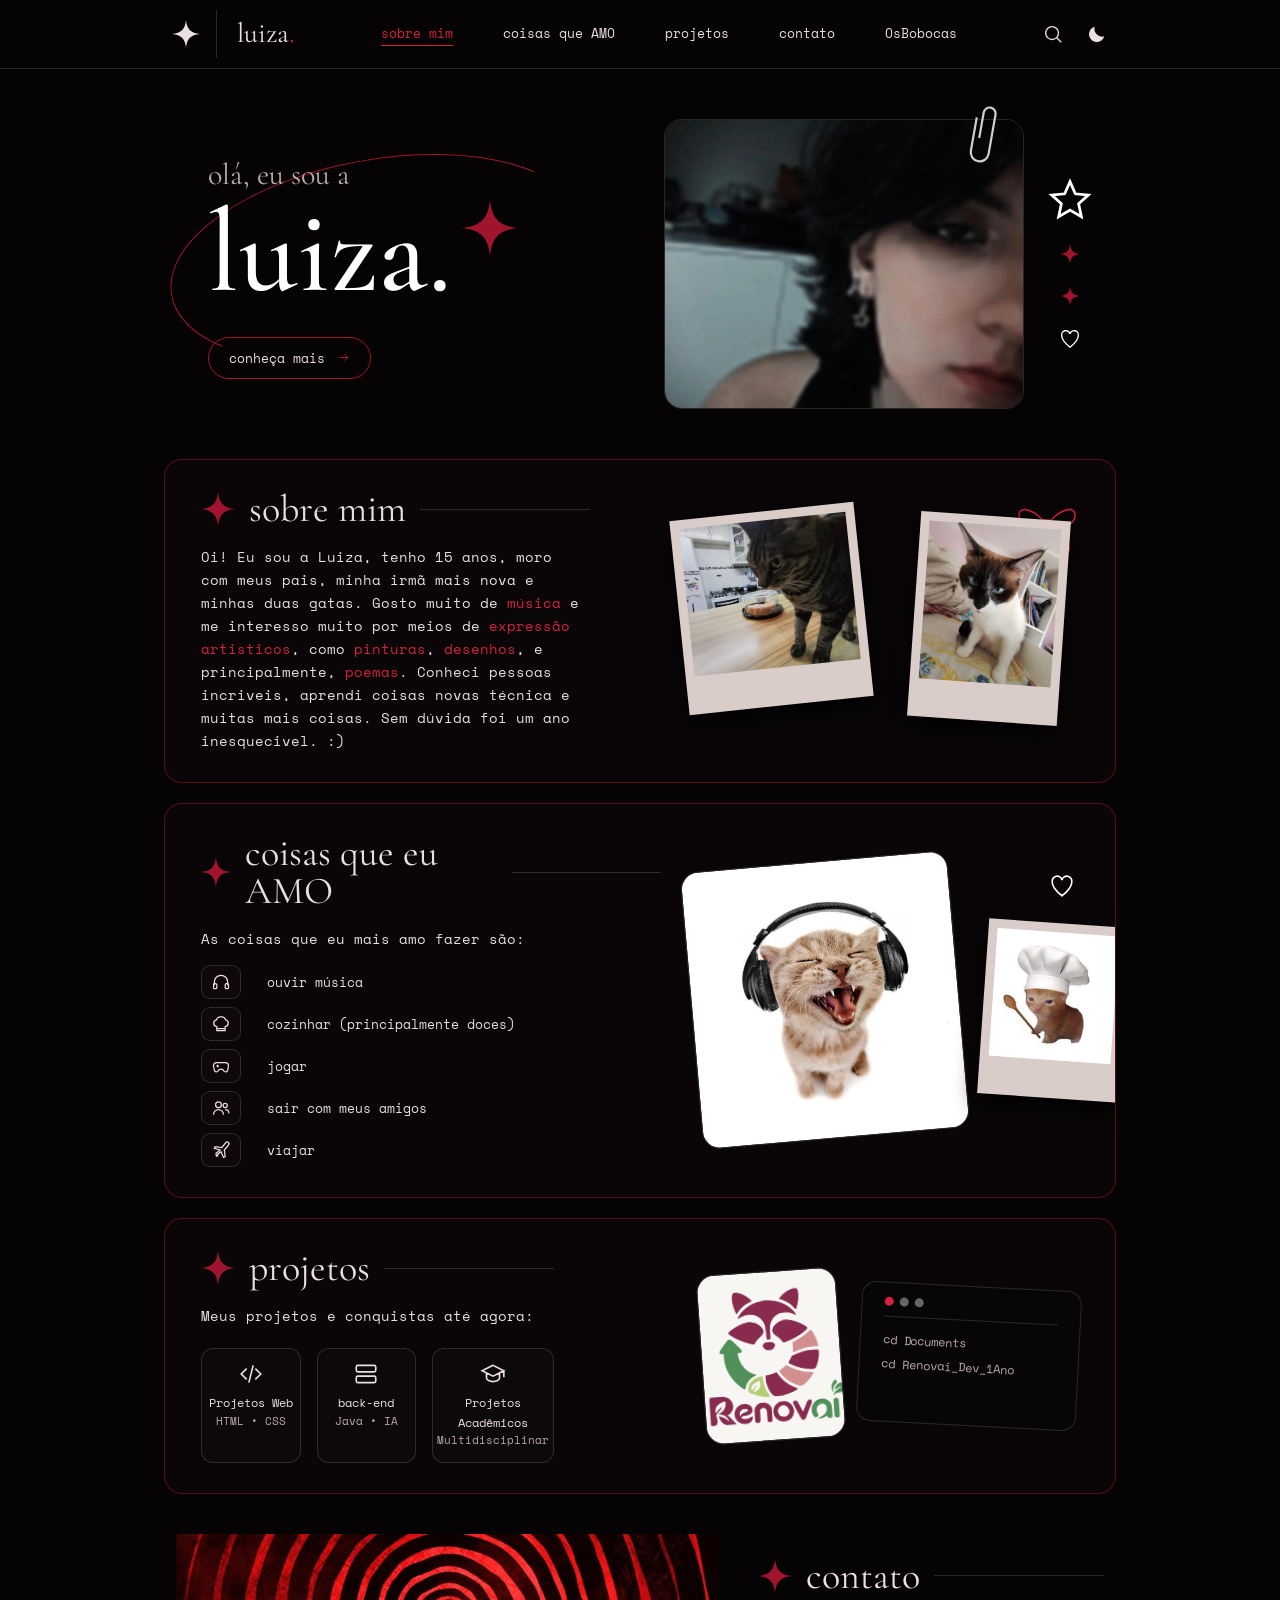
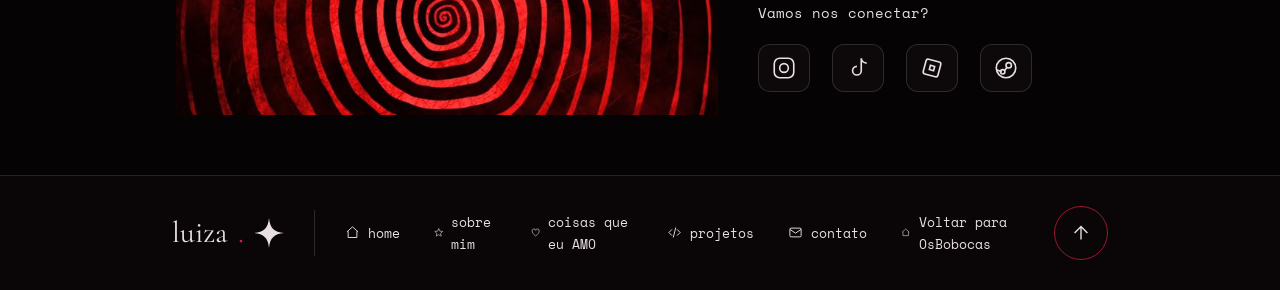
<file: paginas/lulupagina.html>
<!DOCTYPE html>
<html lang="pt-BR">
<head>
<meta charset="UTF-8">
<meta name="viewport" content="width=device-width, initial-scale=1">
<title>luiza.</title>

<link href="https://fonts.googleapis.com/css2?family=Cormorant+Garamond:wght@400;500&family=Space+Mono&display=swap" rel="stylesheet">

<style>
/* cores da página */
:root {
  --fundo: #050304;
  --cartao: #0a0607;
  --vermelho: #d4213d;
  --vinho: #a1142d;
  --texto: #e9dfe0;
  --cinza: #b8a9ab;
  --borda: rgba(255, 255, 255, 0.14);
}

/* básico */
* {
  margin: 0;
  padding: 0;
  box-sizing: border-box;
}

html {
  scroll-behavior: smooth;
  scroll-padding-top: 90px;
}

body {
  background: var(--fundo);
  color: var(--texto);
  font-family: "Space Mono", monospace;
  font-size: 14px;
  line-height: 1.7;
}

a {
  color: inherit;
  text-decoration: none;
}

/* ícones */
.ico {
  width: 1em;
  height: 1em;
  display: block;
  fill: none;
  stroke: currentColor;
  stroke-width: 1.5;
}
.brilho { fill: currentColor; stroke: none; }
.sprite { position: absolute; width: 0; height: 0; }

/* fotos */
img {
  width: 100%;
  height: 100%;
  object-fit: cover;
  display: block;
}

.moldura {
  border: 1px solid var(--borda);
  border-radius: 18px;
  overflow: hidden;
}

.centro {
  max-width: 1024px;
  margin: 0 auto;
}

/* menu do topo */
.cabecalho {
  position: sticky;
  top: 0;
  z-index: 100;
  background: var(--fundo);
  border-bottom: 1px solid var(--borda);
}

.cabecalho .centro {
  display: flex;
  align-items: center;
  justify-content: space-between;
  height: 68px;
  padding: 0 44px;
}

.logo {
  font-family: "Cormorant Garamond", serif;
  font-size: 28px;
  display: flex;
  align-items: center;
  gap: 16px;
}
.logo .nome { border-left: 1px solid var(--borda); padding-left: 20px; }
.logo .ponto { color: var(--vermelho); }

.menu { display: flex; gap: 50px; font-size: 13px; }
.menu a.ativo { color: var(--vermelho); border-bottom: 1px solid var(--vermelho); }

.ferramentas { display: flex; gap: 22px; font-size: 22px; }

/* início */
.hero {
  display: flex;
  align-items: center;
  justify-content: space-between;
  padding: 50px 60px 30px 80px;
}

.hero-texto { position: relative; }

.arco {
  position: absolute;
  left: -40px;
  top: 10px;
  width: 420px;
  height: 200px;
  border: 1px solid var(--vinho);
  border-radius: 50%;
  border-right-color: transparent;
  border-bottom-color: transparent;
  transform: rotate(-10deg);
}

.ola { position: relative; font-family: "Cormorant Garamond", serif; font-size: 30px; color: var(--cinza); }

.nome-grande { position: relative; display: flex; align-items: flex-start; }

.nome-grande h1 {
  font-family: "Cormorant Garamond", serif;
  font-weight: 500;
  font-size: 118px;
  line-height: 0.9;
  color: white;
}
.nome-grande .brilho { color: var(--vinho); font-size: 56px; margin-left: 10px; }

.slogan { position: relative; color: var(--cinza); margin: 14px 0 30px; }

.botao {
  position: relative;
  display: inline-flex;
  align-items: center;
  gap: 12px;
  border: 1px solid var(--vinho);
  border-radius: 30px;
  padding: 9px 20px;
  font-size: 13px;
}
.botao:hover { background: rgba(161, 20, 45, 0.25); }
.botao .seta { color: var(--vermelho); }

.hero-foto { display: flex; align-items: center; gap: 24px; }
.hero-foto .area-foto { position: relative; width: 360px; height: 290px; }
.hero-foto .moldura { width: 100%; height: 100%; }

.clipe {
  position: absolute;
  top: -20px;
  right: 24px;
  width: 30px;
  height: 70px;
  stroke-width: 2.2;
  z-index: 2;
  color: #cfcfcf;
  transform: rotate(10deg);
}

.enfeites {
  display: flex;
  flex-direction: column;
  align-items: center;
  gap: 22px;
  color: white;
  font-size: 22px;
}
.enfeites .grande { font-size: 44px; }
.enfeites .vermelho { color: var(--vinho); font-size: 20px; }

/* cartões (sobre mim, hobbies, projetos) */
.cartao {
  display: flex;
  align-items: center;
  justify-content: space-between;
  gap: 30px;
  margin: 20px 36px 0;
  padding: 30px 36px;
  background: var(--cartao);
  border: 1px solid rgba(161, 20, 45, 0.5);
  border-radius: 18px;
  overflow: hidden;
}

.cartao p { max-width: 380px; font-size: 13.5px; }
.destaque { color: var(--vermelho); }

.titulo { display: flex; align-items: center; gap: 14px; margin-bottom: 18px; }
.titulo .brilho { color: var(--vinho); font-size: 34px; }
.titulo h2 { font-family: "Cormorant Garamond", serif; font-weight: 400; font-size: 38px; line-height: 1; }
.titulo .linha { width: 170px; height: 1px; background: var(--borda); }

/* sobre mim: polaroids */
.polaroids { position: relative; width: 400px; height: 240px; }

.polaroid {
  position: absolute;
  background: #d9ccc9;
  padding: 9px 9px 38px;
  box-shadow: 0 8px 22px black;
}
.polaroid.a { left: 0; top: 10px; width: 185px; height: 195px; transform: rotate(-6deg); z-index: 1; }
.polaroid.b { left: 235px; top: 15px; width: 150px; height: 205px; transform: rotate(4deg); z-index: 2; }
.polaroid.c { left: 292px; top: 62px; width: 140px; height: 175px; transform: rotate(4deg); }

.laco { position: absolute; right: 0; top: 0; width: 64px; height: 56px; color: var(--vermelho); }

/* hobbies */
.lista { list-style: none; display: flex; flex-direction: column; gap: 8px; margin-top: 14px; }
.lista li { display: flex; align-items: center; gap: 26px; font-size: 13px; }
.icone {
  width: 40px;
  height: 34px;
  border: 1px solid var(--borda);
  border-radius: 9px;
  background: #0e0809;
  display: flex;
  align-items: center;
  justify-content: center;
  font-size: 20px;
}

.fotos-hobbies { position: relative; width: 440px; height: 280px; }
.vinil {
  position: absolute;
  left: 0;
  top: 0;
  width: 268px;
  height: 278px;
  transform: rotate(-5deg);
}
.fotos-hobbies .coracao { position: absolute; right: 4px; top: 12px; font-size: 26px; color: white; z-index: 3; }

/* projetos */
.mini-cartoes { display: flex; gap: 16px; margin-top: 20px; max-width: 500px; }
.mini {
  flex: 1;
  border: 1px solid var(--borda);
  border-radius: 12px;
  padding: 12px 4px;
  text-align: center;
  font-size: 11.5px;
  background: #0d0809;
}
.mini .ico { margin: 0 auto 6px; font-size: 26px; }
.mini small { display: block; color: var(--cinza); font-size: 10.5px; }

.projetos-direita { display: flex; align-items: center; gap: 18px; }
.projetos-direita .moldura { width: 140px; height: 170px; transform: rotate(-4deg); }

/* janelinha de código */
.terminal {
  width: 220px;
  height: 140px;
  padding: 14px 22px;
  background: #080506;
  border: 1px solid var(--borda);
  border-radius: 14px;
  transform: rotate(3deg);
}
.bolinhas { display: flex; gap: 6px; margin-bottom: 10px; padding-bottom: 10px; border-bottom: 1px solid var(--borda); }
.bolinhas span { width: 9px; height: 9px; border-radius: 50%; background: #666; }
.bolinhas span:first-child { background: var(--vermelho); }
.terminal code { font-family: inherit; font-size: 12px; color: var(--cinza); }

/* contato */
.contato { display: flex; align-items: center; gap: 40px; padding: 40px 48px 30px; }
.contato .moldura { flex: 1; height: 142px; border-radius: 10px; }
.contato-info { flex: 1; }
.contato-info .titulo { margin-bottom: 6px; }
.contato-info .titulo .linha { flex: 1; }

.redes { display: flex; gap: 22px; margin-top: 20px; }
.redes a {
  width: 52px;
  height: 48px;
  border: 1px solid var(--borda);
  border-radius: 12px;
  background: #0d0809;
  display: flex;
  align-items: center;
  justify-content: center;
  font-size: 26px;
}
.redes a:hover { border-color: var(--vermelho); }

/* barra de baixo */
.rodape { margin-top: 30px; background: #0a0607; border-top: 1px solid rgba(161, 20, 45, 0.5); }
.rodape .centro { display: flex; align-items: center; gap: 30px; padding: 30px 44px; }

.rodape .logo { font-size: 30px; gap: 10px; }
.divisor { width: 1px; height: 46px; background: var(--borda); }

.rodape-links { display: flex; gap: 34px; flex: 1; font-size: 13px; }
.rodape-links a { display: flex; align-items: center; gap: 8px; }
.rodape-links a:hover { color: var(--vermelho); }
.rodape-links .ico { font-size: 15px; }

.voltar-topo {
  width: 54px;
  height: 54px;
  border: 1px solid var(--vinho);
  border-radius: 50%;
  display: flex;
  align-items: center;
  justify-content: center;
  font-size: 22px;
}
.voltar-topo:hover { background: rgba(161, 20, 45, 0.25); }

/* celular */
@media (max-width: 850px) {
  .menu, .divisor { display: none; }
  .cabecalho .centro { padding: 0 20px; }

  .hero, .cartao, .contato, .projetos-direita, .rodape .centro, .hero-foto {
    flex-direction: column;
    align-items: flex-start;
  }

  .hero { padding: 30px 20px; }
  .nome-grande h1 { font-size: 88px; }
  .hero-foto { width: 100%; }
  .hero-foto .area-foto { width: 100%; max-width: 340px; }
  .enfeites { flex-direction: row; }

  .cartao { margin: 20px 14px 0; padding: 24px 20px; }

  .polaroids { width: 290px; height: 225px; }
  .polaroid.a { width: 150px; height: 165px; }
  .polaroid.b { left: 150px; width: 130px; height: 175px; }

  .fotos-hobbies { width: 290px; height: 240px; }
  .vinil { width: 190px; height: 200px; }
  .polaroid.c { left: 160px; top: 50px; width: 120px; height: 150px; }

  .mini-cartoes { flex-wrap: wrap; }
  .projetos-direita { width: 100%; }
  .projetos-direita .moldura { width: 100%; height: 200px; transform: none; }
  .terminal { width: 100%; transform: none; }

  .contato { padding: 24px 20px; }
  .contato .moldura { width: 100%; flex: none; }

  .rodape-links { flex-wrap: wrap; gap: 14px 24px; }
}
</style>
</head>

<body>

<!-- ícones: pra usar é só colocar <svg class="ico"><use href="#i-coracao"/></svg> -->
<svg class="sprite">
  <symbol id="i-brilho" viewBox="0 0 24 24"><path d="M12 0C12.8 8 16 11.2 24 12C16 12.8 12.8 16 12 24C11.2 16 8 12.8 0 12C8 11.2 11.2 8 12 0Z"/></symbol>
  <symbol id="i-seta" viewBox="0 0 24 24"><path d="M4 12h16M14 6l6 6-6 6"/></symbol>
  <symbol id="i-seta-cima" viewBox="0 0 24 24"><path d="M12 19V5M5 12l7-7 7 7"/></symbol>
  <symbol id="i-busca" viewBox="0 0 24 24"><circle cx="11" cy="11" r="7"/><path d="M21 21l-5-5"/></symbol>
  <symbol id="i-lua" viewBox="0 0 24 24"><path fill="currentColor" stroke="none" d="M20 14.5A8.5 8.5 0 0 1 9.5 4a8.5 8.5 0 1 0 10.5 10.5Z"/></symbol>
  <symbol id="i-coracao" viewBox="0 0 24 24"><path d="M12 21C5 15.5 3 11.5 3 8.5A4.5 4.5 0 0 1 12 6.5a4.5 4.5 0 0 1 9 2C21 11.5 19 15.5 12 21Z"/></symbol>
  <symbol id="i-estrela" viewBox="0 0 24 24"><path d="M12 2l2.9 6.6 7.1.7-5.3 4.8 1.5 7-6.2-3.6-6.2 3.6 1.5-7L2 9.3l7.1-.7z"/></symbol>
  <symbol id="i-clipe" viewBox="0 0 30 70"><path d="M10 40V14a6 6 0 0 1 12 0v40a9 9 0 0 1-18 0V20"/></symbol>
  <symbol id="i-laco" viewBox="0 0 64 56"><path d="M32 24C20 8 4 4 4 14s14 16 28 10C18 34 6 46 10 50s16-12 22-26Zm0 0C44 8 60 4 60 14S46 30 32 24c14 10 26 22 22 26s-16-12-22-26Z"/><rect x="27" y="19" width="10" height="10" rx="3"/></symbol>
  <symbol id="i-fones" viewBox="0 0 24 24"><path d="M4 16v-4a8 8 0 0 1 16 0v4"/><rect x="3" y="14" width="4" height="6" rx="1.5"/><rect x="17" y="14" width="4" height="6" rx="1.5"/></symbol>
  <symbol id="i-controle" viewBox="0 0 24 24"><path d="M7 8h10a4 4 0 0 1 4 4l-1 5a2.5 2.5 0 0 1-4.5 1L14 16h-4l-1.5 2A2.5 2.5 0 0 1 4 17l-1-5a4 4 0 0 1 4-4ZM8 10.5v3M6.5 12h3M16 11h.01M18 13h.01"/></symbol>
  <symbol id="i-aviao" viewBox="0 0 24 24"><path transform="translate(1 -1)" d="M10 13L3 11l1-2 8 1 5-6a2 2 0 0 1 3 3l-5 6 1 8-2 1-3-7-4 3v2l-1.5.5L5 17z"/></symbol>
  <symbol id="i-codigo" viewBox="0 0 24 24"><path d="M8 7l-5 5 5 5M16 7l5 5-5 5M14 4l-4 16"/></symbol>
  <symbol id="i-formatura" viewBox="0 0 24 24"><path d="M12 4L2 9l10 5 10-5-10-5ZM6 11.5V16c0 1.5 3 3 6 3s6-1.5 6-3v-4.5M22 9v6"/></symbol>
  <symbol id="i-instagram" viewBox="0 0 24 24"><rect x="3" y="3" width="18" height="18" rx="5"/><circle cx="12" cy="12" r="4"/><path d="M17.5 6.5h.01"/></symbol>
  <symbol id="i-tiktok" viewBox="0 0 24 24"><path d="M15 3v11.5a4 4 0 1 1-4-4M15 3c.4 2.6 2.2 4.3 5 4.5"/></symbol>
  <symbol id="i-roblox" viewBox="0 0 24 24"><rect x="5" y="5" width="14" height="14" rx="2" transform="rotate(15 12 12)"/><rect x="10" y="10" width="4" height="4" transform="rotate(15 12 12)"/></symbol>
  <symbol id="i-steam" viewBox="0 0 24 24"><circle cx="12" cy="12" r="9"/><circle cx="14.5" cy="9.5" r="2.5"/><circle cx="9" cy="15.5" r="2"/><path d="M3.2 13.5l4.8 2M10.8 14.2l2-2.7"/></symbol>
  <symbol id="i-casa" viewBox="0 0 24 24"><path d="M3 11l9-8 9 8M5 10v10h14V10"/></symbol>
  <symbol id="i-email" viewBox="0 0 24 24"><rect x="3" y="5" width="18" height="14" rx="2"/><path d="M3 7l9 6 9-6"/></symbol>
  <symbol id="i-chef" viewBox="0 0 24 24"><path d="M7 15a4 4 0 0 1-.5-7.9A4.5 4.5 0 0 1 12 3.5a4.5 4.5 0 0 1 5.5 3.6A4 4 0 0 1 17 15v5H7zM7 17.5h10"/></symbol>
  <symbol id="i-amigos" viewBox="0 0 24 24"><circle cx="9" cy="8" r="3.5"/><path d="M3 20c0-3.3 2.7-6 6-6s6 2.7 6 6"/><circle cx="17" cy="9" r="2.5"/><path d="M17 14c2.8 0 4.5 2 4.5 4.5"/></symbol>
  <symbol id="i-servidor" viewBox="0 0 24 24"><rect x="3" y="4" width="18" height="6" rx="1.5"/><rect x="3" y="14" width="18" height="6" rx="1.5"/><path d="M7 7h.01M7 17h.01"/></symbol>
</svg>

<div id="topo"></div>

<!-- menu -->
<header class="cabecalho">
  <div class="centro">
    <a href="#topo" class="logo">
      <svg class="ico brilho"><use href="#i-brilho"/></svg>
      <span class="nome">luiza<span class="ponto">.</span></span>
    </a>

    <nav class="menu">
      <a href="#sobre" class="ativo">sobre mim</a>
      <a href="#hobbies">coisas que AMO</a>
      <a href="#projetos">projetos</a>
      <a href="#contato">contato</a>
      <a href="../index.html">OsBobocas</a>
    </nav>

    <div class="ferramentas">
      <svg class="ico"><use href="#i-busca"/></svg>
      <svg class="ico"><use href="#i-lua"/></svg>
    </div>
  </div>
</header>

<main class="centro">

  <!-- início -->
  <section class="hero">
    <div class="hero-texto">
      <div class="arco"></div>
      <p class="ola">olá, eu sou a</p>
      <div class="nome-grande">
        <h1>luiza.</h1>
        <svg class="ico brilho"><use href="#i-brilho"/></svg>
      </div>
      <p class="slogan"></p>
      <a href="#sobre" class="botao">conheça mais <svg class="ico seta"><use href="#i-seta"/></svg></a>
    </div>

    <div class="hero-foto">
      <div class="area-foto">
        <svg class="ico clipe"><use href="#i-clipe"/></svg>
        <div class="moldura"><img src="../imagens/fotoLulu.png" alt="Foto da Luiza"></div>
      </div>
      <div class="enfeites">
        <svg class="ico grande"><use href="#i-estrela"/></svg>
        <svg class="ico brilho vermelho"><use href="#i-brilho"/></svg>
        <svg class="ico brilho vermelho"><use href="#i-brilho"/></svg>
        <svg class="ico"><use href="#i-coracao"/></svg>
      </div>
    </div>
  </section>

  <!-- sobre mim -->
  <section class="cartao" id="sobre">
    <div>
      <div class="titulo"><svg class="ico brilho"><use href="#i-brilho"/></svg><h2>sobre mim</h2><span class="linha"></span></div>
      <p>
        Oi! Eu sou a Luiza, tenho 15 anos, moro com meus pais, minha irmã mais nova e minhas duas gatas. Gosto muito de <span class="destaque">música</span> e me interesso muito por meios de <span class="destaque">expressão artisticos</span>, como <span class="destaque">pinturas</span>, <span class="destaque">desenhos</span>, e principalmente, <span class="destaque">poemas</span>. Conheci pessoas incriveis, aprendi coisas novas técnica e muitas mais coisas. Sem dúvida foi um ano inesquecivel. :)
      </p>
    </div>

    <div class="polaroids">
      <div class="polaroid a"><img src="../imagens/ShiraGataLulu.png" alt=""></div>
      <div class="polaroid b"><img src="../imagens/MeimeiGataLulu.png" alt=""></div>
      <svg class="ico laco"><use href="#i-laco"/></svg>
    </div>
  </section>

  <!-- hobbies -->
  <section class="cartao" id="hobbies">
    <div>
      <div class="titulo"><svg class="ico brilho"><use href="#i-brilho"/></svg><h2>coisas que eu AMO</h2><span class="linha"></span></div>
      <p>As coisas que eu mais amo fazer são: <br></p>
      <ul class="lista">
        <li><span class="icone"><svg class="ico"><use href="#i-fones"/></svg></span> ouvir música</li>
        <li><span class="icone"><svg class="ico"><use href="#i-chef"/></svg></span> cozinhar (principalmente doces)</li>
        <li><span class="icone"><svg class="ico"><use href="#i-controle"/></svg></span> jogar</li>
        <li><span class="icone"><svg class="ico"><use href="#i-amigos"/></svg></span> sair com meus amigos</li>
        <li><span class="icone"><svg class="ico"><use href="#i-aviao"/></svg></span> viajar</li>
      </ul>
    </div>

    <div class="fotos-hobbies">
      <div class="vinil moldura"><img src="../imagens/LuluOuvindoMusica.png" alt=""></div>
      <div class="polaroid c"><img src="../imagens/LuluCozinhando.png" alt=""></div>
      <svg class="ico coracao"><use href="#i-coracao"/></svg>
    </div>
  </section>

  <!-- projetos -->
  <section class="cartao" id="projetos">
    <div>
      <div class="titulo"><svg class="ico brilho"><use href="#i-brilho"/></svg><h2>projetos</h2><span class="linha"></span></div>
      <p>Meus projetos e conquistas até agora:</p>
      <div class="mini-cartoes">
        <div class="mini"><svg class="ico"><use href="#i-codigo"/></svg>Projetos Web<small>HTML • CSS</small></div>
        <div class="mini"><svg class="ico"><use href="#i-servidor"/></svg>back-end<small>Java • IA</small></div>
        <div class="mini"><svg class="ico"><use href="#i-formatura"/></svg>Projetos Acadêmicos<small>Multidisciplinar</small></div>
      </div>
    </div>

    <div class="projetos-direita">
      <div class="moldura"><img src="../imagens/Renovai.png" alt=""></div>
      <div class="terminal">
        <div class="bolinhas"><span></span><span></span><span></span></div>
        <code>cd Documents<br>cd Renovai_Dev_1Ano</code>
      </div>
    </div>
  </section>

  <!-- contato -->
  <section class="contato" id="contato">
    <div class="banner"><img src="../imagens/BannerLulu.png" alt=""></div>

    <div class="contato-info">
      <div class="titulo"><svg class="ico brilho"><use href="#i-brilho"/></svg><h2>contato</h2><span class="linha"></span></div>
      <p>Vamos nos conectar?</p>
      <div class="redes">
        <a href="https://www.instagram.com/luluizau?obrf=M2FvZWZuZWdpbHdm" aria-label="Instagram"><svg class="ico"><use href="#i-instagram"/></svg></a>
        <a href="https://www.tiktok.com/@songby_stqrdrpz?_r=1&_t=ZS-9BT41dKmdQi" aria-label="TikTok"><svg class="ico"><use href="#i-tiktok"/></svg></a>
        <a href="https://www.roblox.com/pt/users/2317008910/profile" aria-label="Roblox"><svg class="ico"><use href="#i-roblox"/></svg></a>
        <a href="#" aria-label="Steam"><svg class="ico"><use href="#i-steam"/></svg></a>
      </div>
    </div>
  </section>

</main>

<!-- rodapé -->
<footer class="rodape">
  <div class="centro">
    <a href="#topo" class="logo">luiza<span class="ponto">.</span> <svg class="ico brilho"><use href="#i-brilho"/></svg></a>
    <span class="divisor"></span>

    <nav class="rodape-links">
      <a href="#topo"><svg class="ico"><use href="#i-casa"/></svg>home</a>
      <a href="#sobre"><svg class="ico"><use href="#i-estrela"/></svg>sobre mim</a>
      <a href="#hobbies"><svg class="ico"><use href="#i-coracao"/></svg>coisas que eu AMO</a>
      <a href="#projetos"><svg class="ico"><use href="#i-codigo"/></svg>projetos</a>
      <a href="#contato"><svg class="ico"><use href="#i-email"/></svg>contato</a>
      <a href="../index.html"><svg class="ico"><use href="#i-casa"/></svg>Voltar para OsBobocas</a>
    </nav>

    <a href="#topo" class="voltar-topo" aria-label="Voltar ao topo"><svg class="ico"><use href="#i-seta-cima"/></svg></a>
  </div>
</footer>

</body>
</html>
</file>
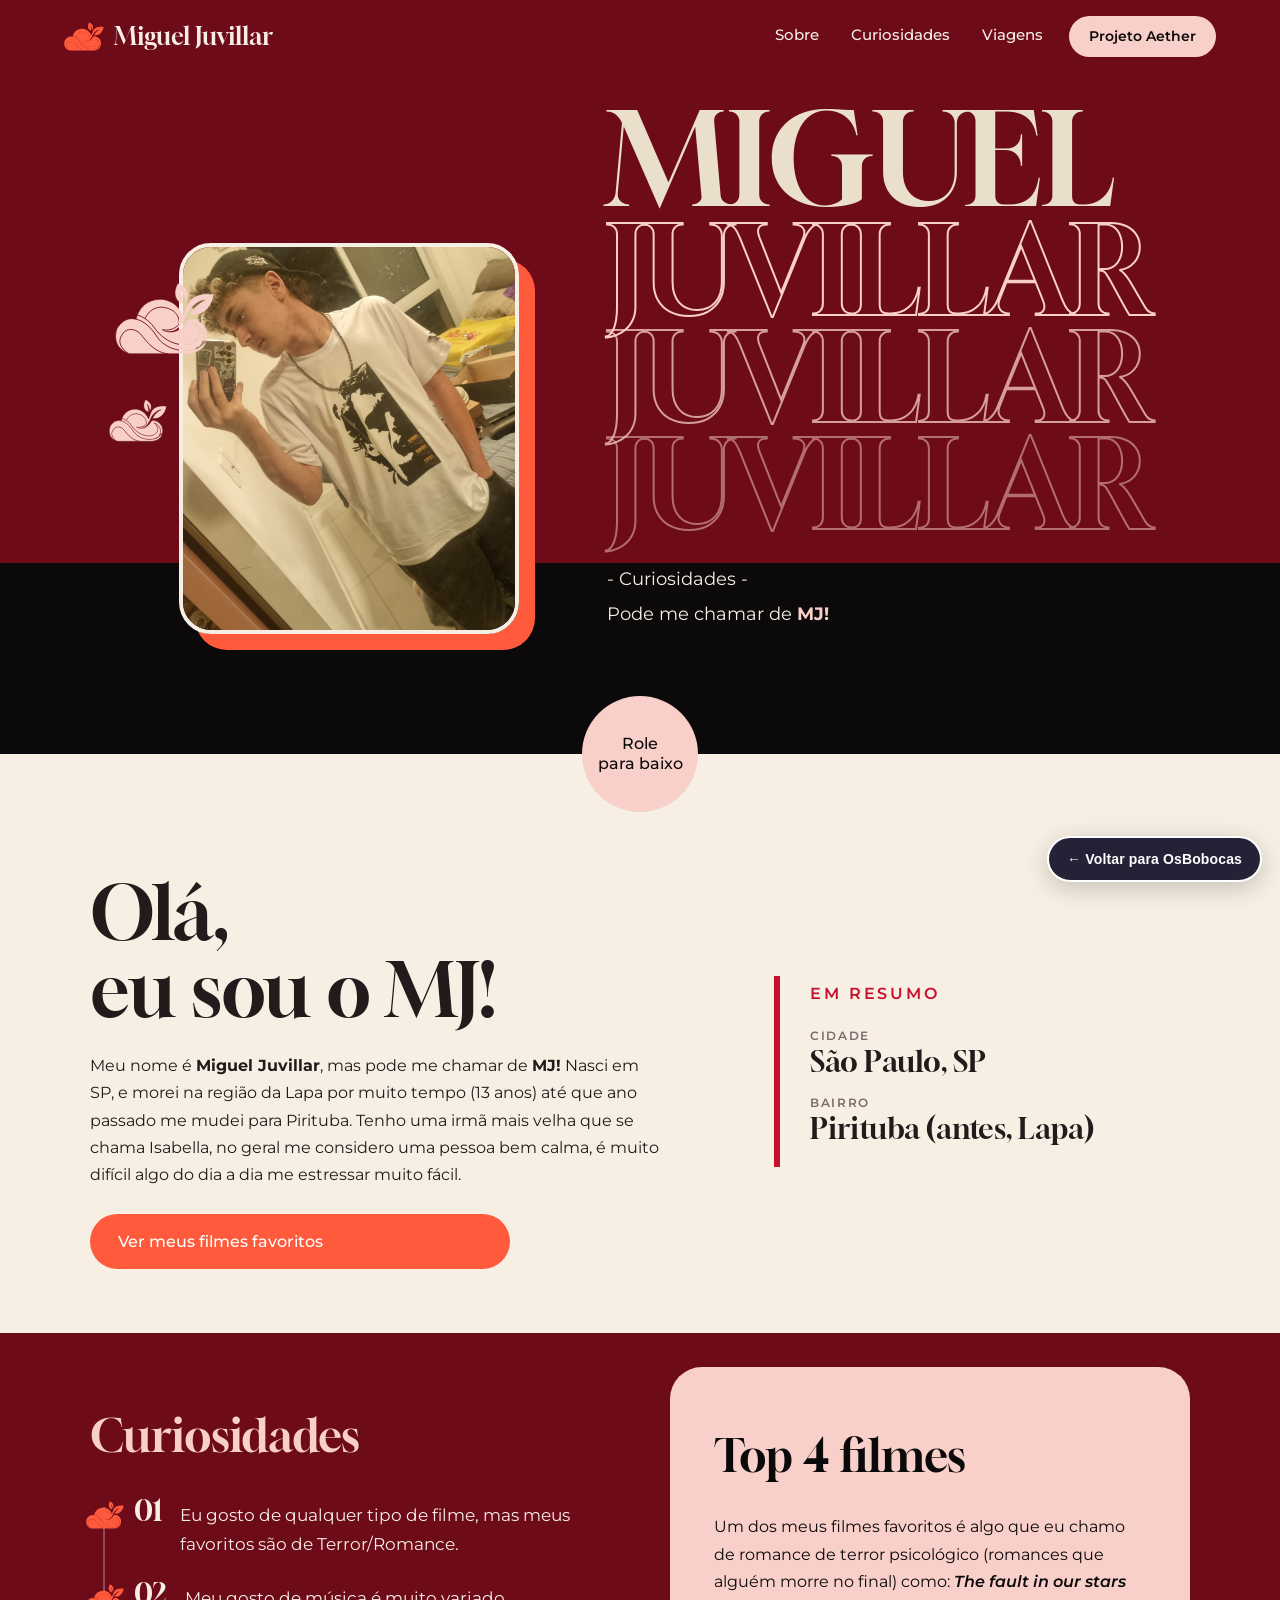
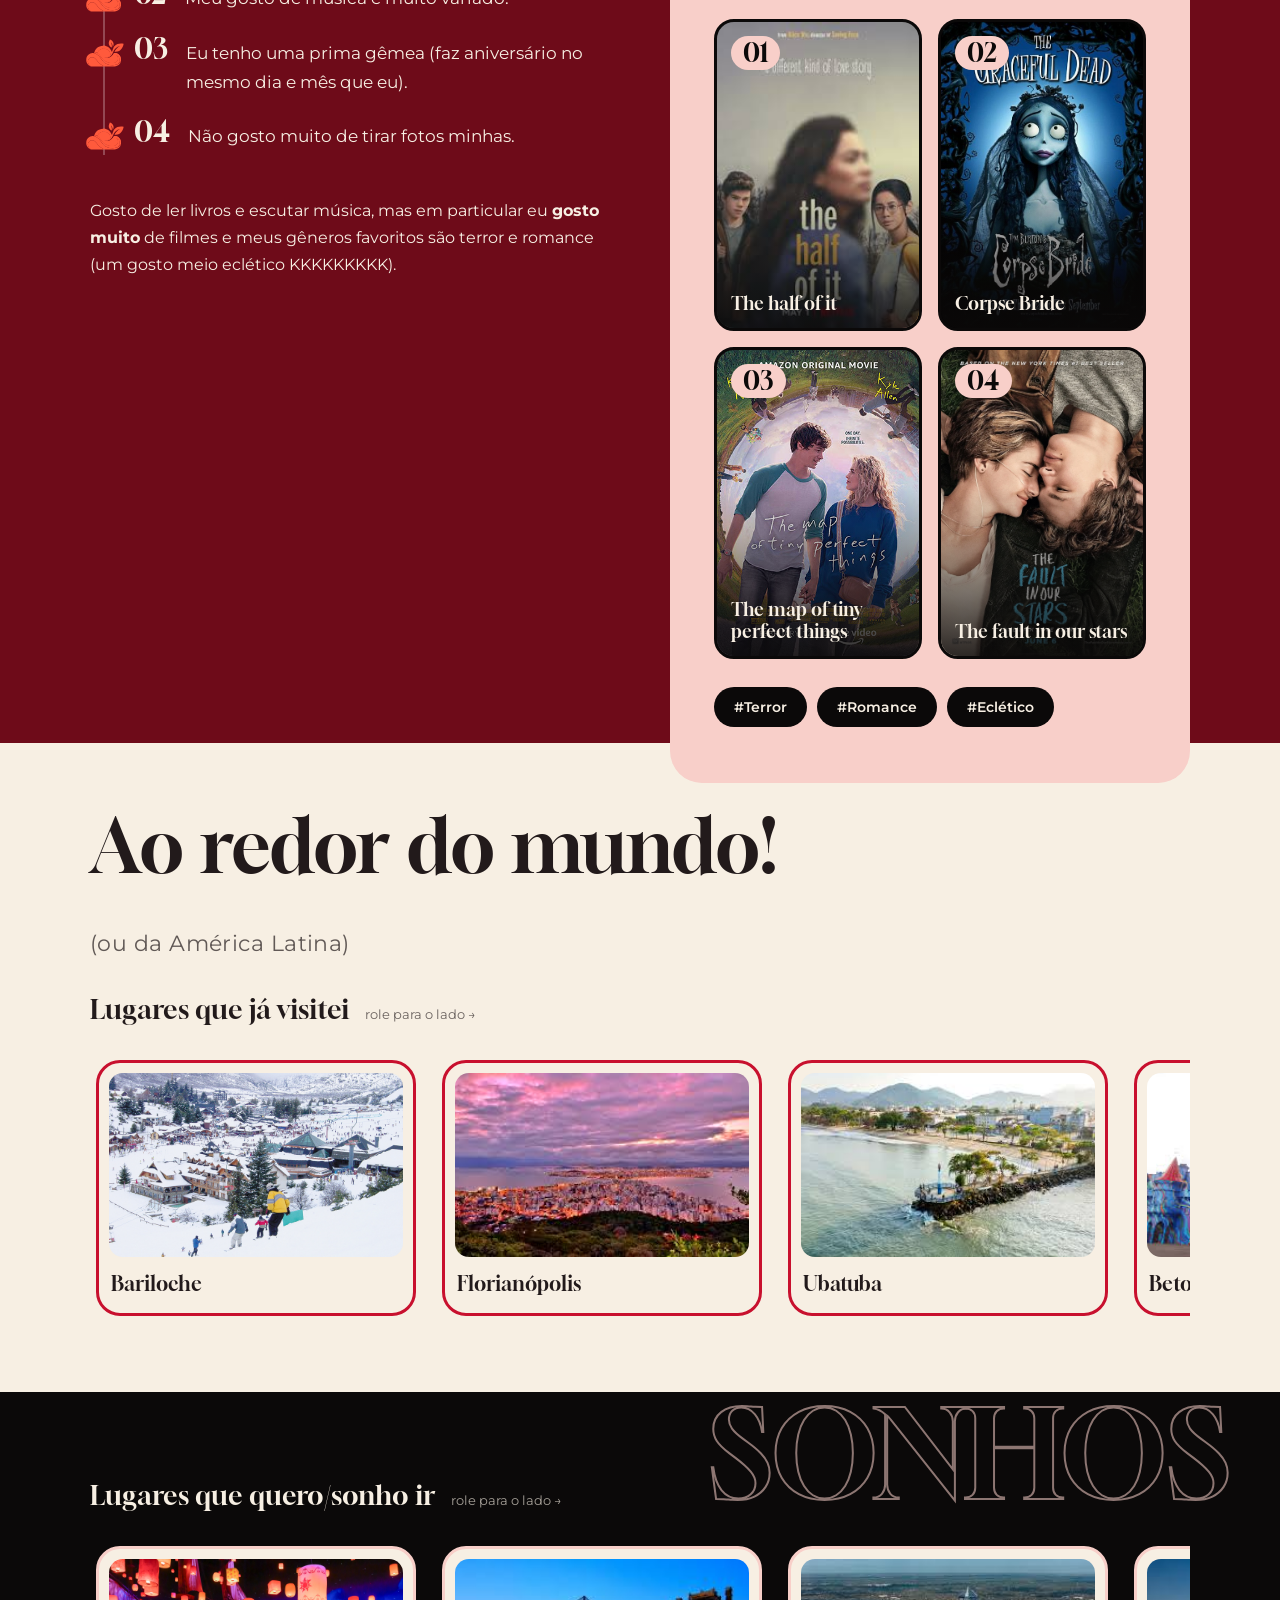
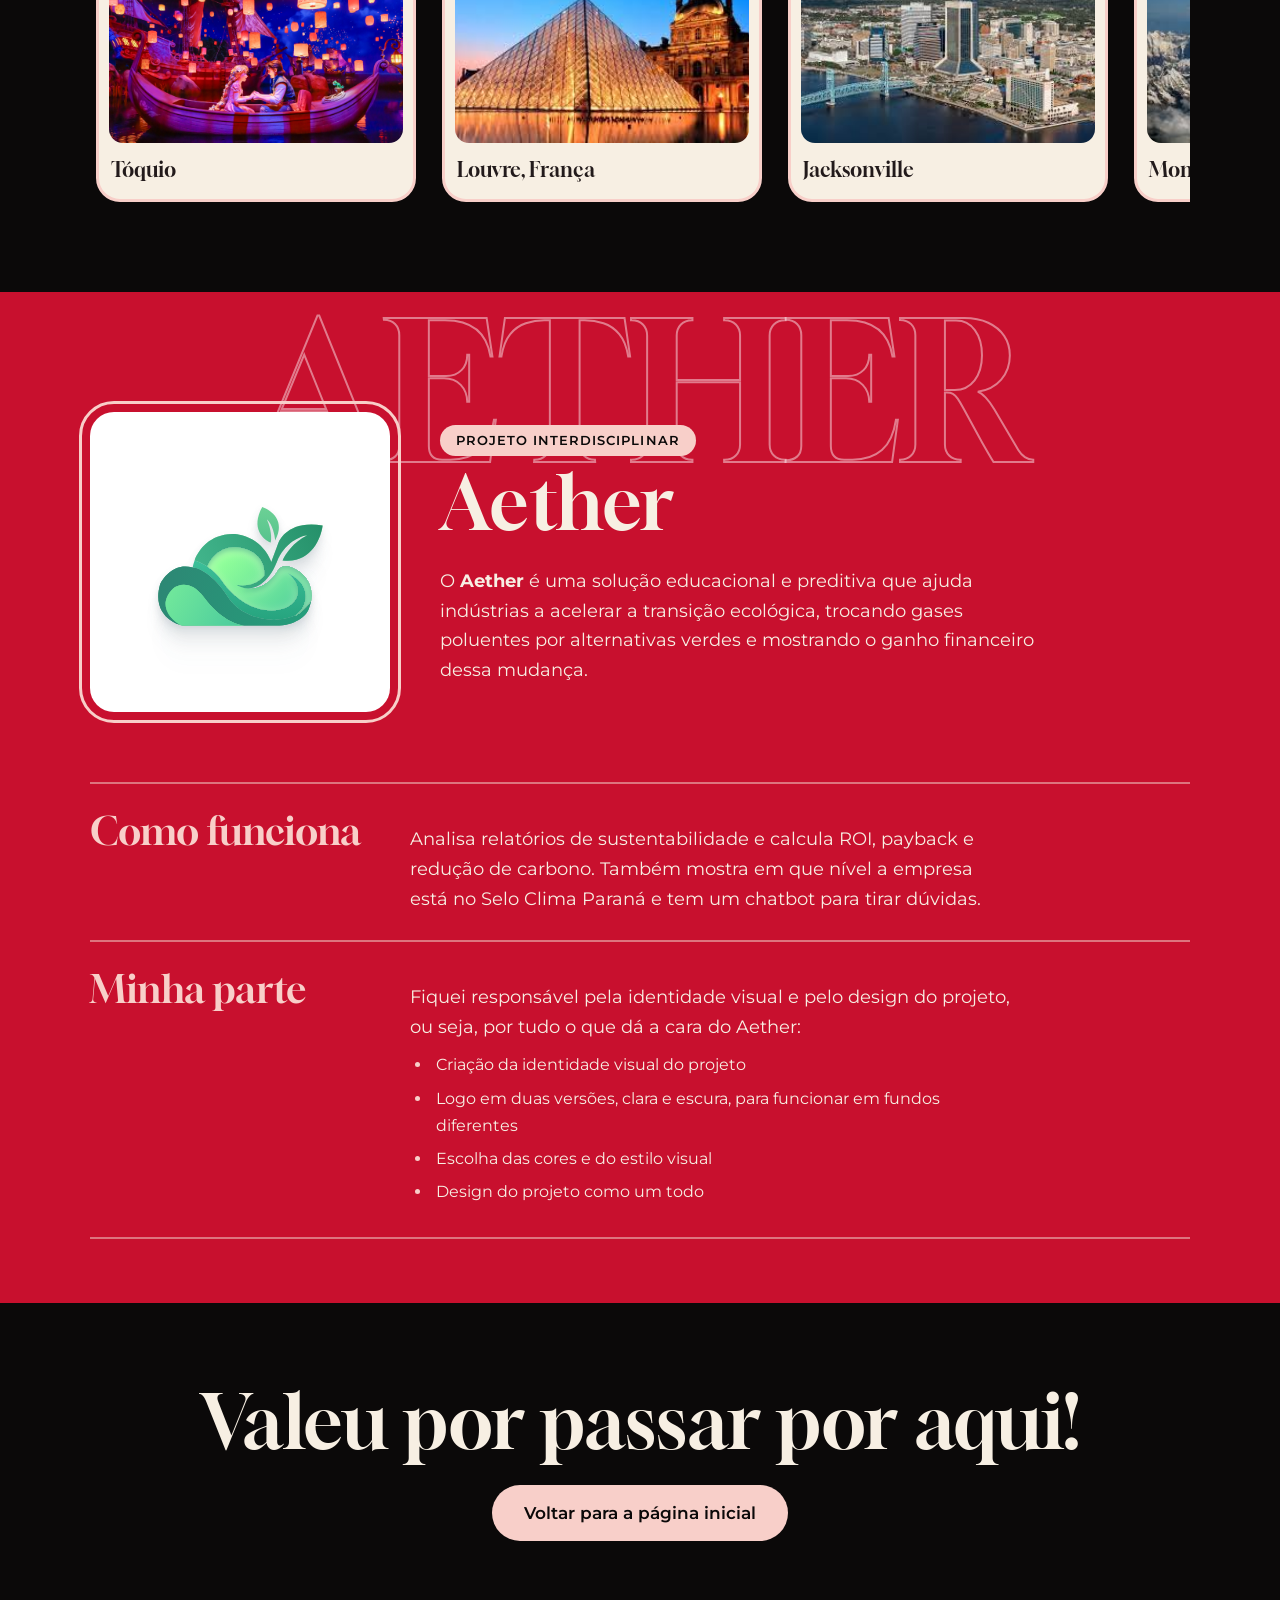
<file: paginas/MJ.html>
<!DOCTYPE html>
<html lang="pt-BR">
<head>
    <meta charset="UTF-8">
    <meta name="viewport" content="width=device-width, initial-scale=1.0">
    <title>Curiosidades - Miguel Juvillar</title>
    <link rel="icon" href="../imagens/imagens_MJ/juvillar-removebg-preview.png">
    <link rel="preconnect" href="https://fonts.googleapis.com">
    <link rel="preconnect" href="https://fonts.gstatic.com" crossorigin>
    <link href="https://fonts.googleapis.com/css2?family=Gloock&family=Montserrat:wght@400;500;600&display=swap" rel="stylesheet">
    <link rel="stylesheet" href="MJ.css">
<style id="osbobocas-voltar-style">
.osbobocas-voltar-index { position: fixed; right: 18px; bottom: 18px; z-index: 2147483647; display: inline-flex; align-items: center; justify-content: center; gap: 8px; box-sizing: border-box; max-width: calc(100vw - 36px); padding: 12px 18px; border: 2px solid #fff; border-radius: 999px; background: #252238; color: #fff !important; box-shadow: 0 6px 24px #0003; font: 700 14px/1.3 Arial, sans-serif; letter-spacing: .01em; text-decoration: none !important; transition: background .2s, transform .2s; }
.osbobocas-voltar-index:hover { background: #6e4776; transform: translateY(-3px); }
.osbobocas-voltar-index:focus-visible { outline: 3px solid #ffcc6b; outline-offset: 3px; }
@media (max-width: 480px) { .osbobocas-voltar-index { right: 12px; bottom: 12px; padding: 11px 15px; font-size: 12px; } }
</style>
</head>
<body>

<!-- MENU -->
<header class="menu">
    <a class="menu__logo" href="#inicio"><img class="icone icone--menu" src="../imagens/imagens_MJ/aether-icone-coral-solido.svg" alt="">Miguel Juvillar</a>
    <nav class="menu__links">
        <a href="#sobre">Sobre</a>
        <a href="#curiosidades">Curiosidades</a>
        <a href="#viagens">Viagens</a>
        <a class="pill pill--rosa" href="#aether">Projeto Aether</a>
    </nav>
</header>

<main>

    <!-- HERO -->
    <section class="hero" id="inicio">
        <div class="hero__foto">
            <img class="icone icone--g" src="../imagens/imagens_MJ/aether-icone-rosa.svg" alt="">
            <img class="icone icone--p" src="../imagens/imagens_MJ/aether-icone-rosa.svg" alt="">
            <div class="hero__bloco">
                <img src="../imagens/imagens_MJ/Foto_MJ.jpeg" alt="Foto de Miguel Juvillar">
            </div>
        </div>

        <div class="hero__texto">
            <h1>MIGUEL</h1>
            <p class="contorno" aria-hidden="true">JUVILLAR</p>
            <p class="contorno" aria-hidden="true">JUVILLAR</p>
            <p class="contorno" aria-hidden="true">JUVILLAR</p>
            <ul class="hero__info">
                <li>- Curiosidades -</li>
                <li>Pode me chamar de <strong>MJ!</strong></li>
            </ul>
        </div>

        <a class="rolar" href="#sobre">Role<br>para baixo</a>
    </section>

    <!-- OLÁ -->
    <section class="ola" id="sobre">
        <div class="ola__texto">
            <h2 class="grande">Olá,<br>eu sou o MJ!</h2>
            <p>Meu nome é <strong>Miguel Juvillar</strong>, mas pode me chamar de <strong>MJ!</strong> Nasci em SP, e morei na região da Lapa por muito tempo (13 anos) até que ano passado me mudei para Pirituba. Tenho uma irmã mais velha que se chama Isabella, no geral me considero uma pessoa bem calma, é muito difícil algo do dia a dia me estressar muito fácil.</p>
            <a class="busca" href="#filmes">Ver meus filmes favoritos</a>
        </div>

        <aside class="cartao-preto">
            <h3>Em resumo</h3>
            <ul>
                <li><span>Cidade</span> São Paulo, SP</li>
                <li><span>Bairro</span> Pirituba (antes, Lapa)</li>
            </ul>
        </aside>
    </section>

    <!-- CURIOSIDADES + FILMES -->
    <section class="vinho" id="curiosidades">
        <div class="vinho__col">
            <h2 class="titulo titulo--rosa">Curiosidades</h2>
            <ol class="linha">
                <li><b>01</b><p>Eu gosto de qualquer tipo de filme, mas meus favoritos são de Terror/Romance.</p></li>
                <li><b>02</b><p>Meu gosto de música é muito variado.</p></li>
                <li><b>03</b><p>Eu tenho uma prima gêmea (faz aniversário no mesmo dia e mês que eu).</p></li>
                <li><b>04</b><p>Não gosto muito de tirar fotos minhas.</p></li>
            </ol>
            <p class="vinho__texto">Gosto de ler livros e escutar música, mas em particular eu <strong>gosto muito</strong> de filmes e meus gêneros favoritos são terror e romance (um gosto meio eclético KKKKKKKKK).</p>
        </div>

        <div class="rosa" id="filmes">
            <h2 class="titulo">Top 4 filmes</h2>
            <p class="rosa__texto">Um dos meus filmes favoritos é algo que eu chamo de romance de terror psicológico (romances que alguém morre no final) como: <em>The fault in our stars</em></p>
            <ul class="posteres">
                <li><a class="poster" href="https://pt.wikipedia.org/wiki/The_Half_of_It" style="background-image: url('../imagens/imagens_MJ/download.jpg')"><b>01</b><span>The half of it</span></a></li>
                <li><a class="poster" href="https://pt.wikipedia.org/wiki/A_Noiva_Cad%C3%A1ver" style="background-image: url('../imagens/imagens_MJ/corpse-bride.jpg')"><b>02</b><span>Corpse Bride</span></a></li>
                <li><a class="poster" href="https://en.wikipedia.org/wiki/The_Map_of_Tiny_Perfect_Things" style="background-image: url('../imagens/imagens_MJ/map-of-tiny-perfect-things.jpg')"><b>03</b><span>The map of tiny perfect things</span></a></li>
                <li><a class="poster" href="https://en.wikipedia.org/wiki/The_Fault_in_Our_Stars" style="background-image: url('../imagens/imagens_MJ/fault-in-our-stars.jpg')"><b>04</b><span>The fault in our stars</span></a></li>
            </ul>
            <ul class="pills">
                <li class="pill pill--preto">#Terror</li>
                <li class="pill pill--preto">#Romance</li>
                <li class="pill pill--preto">#Eclético</li>
            </ul>
        </div>
    </section>

    <!-- VIAGENS -->
    <section class="viagens" id="viagens">
        <h2 class="grande">Ao redor do mundo!<br><small>(ou da América Latina)</small></h2>

        <h3 class="subtitulo">Lugares que já visitei <span>role para o lado →</span></h3>
        <div class="carrossel">
            <a class="moldura" href="https://americachip.com/bariloche/"><img src="../imagens/imagens_MJ/bari.jpg" alt="Imagem de Bariloche na Argentina"><span>Bariloche</span></a>
            <a class="moldura" href="https://www.betocarrero.com.br/en/opcionais/tour-florianopolis-historico-com-praia/vm022"><img src="../imagens/imagens_MJ/jpegfloripa.jpg" alt="Imagem de Florianópolis"><span>Florianópolis</span></a>
            <a class="moldura" href="https://www.civitatis.com/br/ubatuba/"><img src="../imagens/imagens_MJ/ubajpeg.jpg" alt="Imagem de Ubatuba"><span>Ubatuba</span></a>
            <a class="moldura" href="https://vivinaviagem.com/1-dia-no-beto-carrero-world/"><img src="../imagens/imagens_MJ/betoc.jpg" alt="Imagem do parque de diversões Beto Carrero"><span>Beto Carrero</span></a>
        </div>
    </section>

    <section class="sonhos">
        <p class="contorno contorno--fundo" aria-hidden="true">SONHOS</p>
        <h3 class="subtitulo subtitulo--claro">Lugares que quero/sonho ir <span>role para o lado →</span></h3>
        <div class="carrossel carrossel--escuro">
            <a class="moldura" href="https://viajapinha.com.br/disney-toquio-tudo-o-que-voce-precisa-saber-para-visitar-os-parques-no-japao/"><img src="../imagens/imagens_MJ/fototokyo.jpg" alt="Imagem do parque da Disney em Tokyo"><span>Tóquio</span></a>
            <a class="moldura" href="https://www.eurodicas.com.br/tudo-sobre-a-franca/"><img src="../imagens/imagens_MJ/luvre.jpg" alt="Imagem do Museu do Louvre na França"><span>Louvre, França</span></a>
            <a class="moldura" href="https://en.wikipedia.org/wiki/Jacksonville,_Florida"><img src="../imagens/imagens_MJ/jacksv.jpg" alt="Imagem da cidade de Jacksonville na Flórida"><span>Jacksonville</span></a>
            <a class="moldura" href="https://pt.wikipedia.org/wiki/Monte_Evereste"><img src="../imagens/imagens_MJ/monte.jpg" alt="Imagem do monte Everest"><span>Monte Everest</span></a>
        </div>
    </section>

    <!-- PROJETO INTERDISCIPLINAR -->
    <section class="aether" id="aether">
        <p class="contorno contorno--aether" aria-hidden="true">AETHER</p>
        <div class="aether__topo">
            <div class="aether__logo">
                <img src="../imagens/imagens_MJ/Logo_Light.svg" alt="Logo do projeto Aether">
            </div>
            <div>
                <span class="selo">Projeto interdisciplinar</span>
                <h2 class="grande grande--claro">Aether</h2>
                <p>O <strong>Aether</strong> é uma solução educacional e preditiva que ajuda indústrias a acelerar a transição ecológica, trocando gases poluentes por alternativas verdes e mostrando o ganho financeiro dessa mudança.</p>
            </div>
        </div>

        <div class="aether__cards">
            <article>
                <h3>Como funciona</h3>
                <p>Analisa relatórios de sustentabilidade e calcula ROI, payback e redução de carbono. Também mostra em que nível a empresa está no Selo Clima Paraná e tem um chatbot para tirar dúvidas.</p>
            </article>
            <article>
                <h3>Minha parte</h3>
                <div>
                    <p>Fiquei responsável pela identidade visual e pelo design do projeto, ou seja, por tudo o que dá a cara do Aether:</p>
                    <ul class="minha-parte">
                        <li>Criação da identidade visual do projeto</li>
                        <li>Logo em duas versões, clara e escura, para funcionar em fundos diferentes</li>
                        <li>Escolha das cores e do estilo visual</li>
                        <li>Design do projeto como um todo</li>
                    </ul>
                </div>
            </article>
        </div>
    </section>

</main>

<footer class="rodape">
    <h2 class="grande grande--claro">Valeu por passar por aqui!</h2>
    <a class="pill pill--rosa pill--g" href="../index.html">Voltar para a página inicial</a>
</footer>

<a class="osbobocas-voltar-index" href="../index.html" aria-label="Voltar para a pÃ¡gina inicial dos Bobocas">&#8592; Voltar para OsBobocas</a>
</body>
</html>
</file>
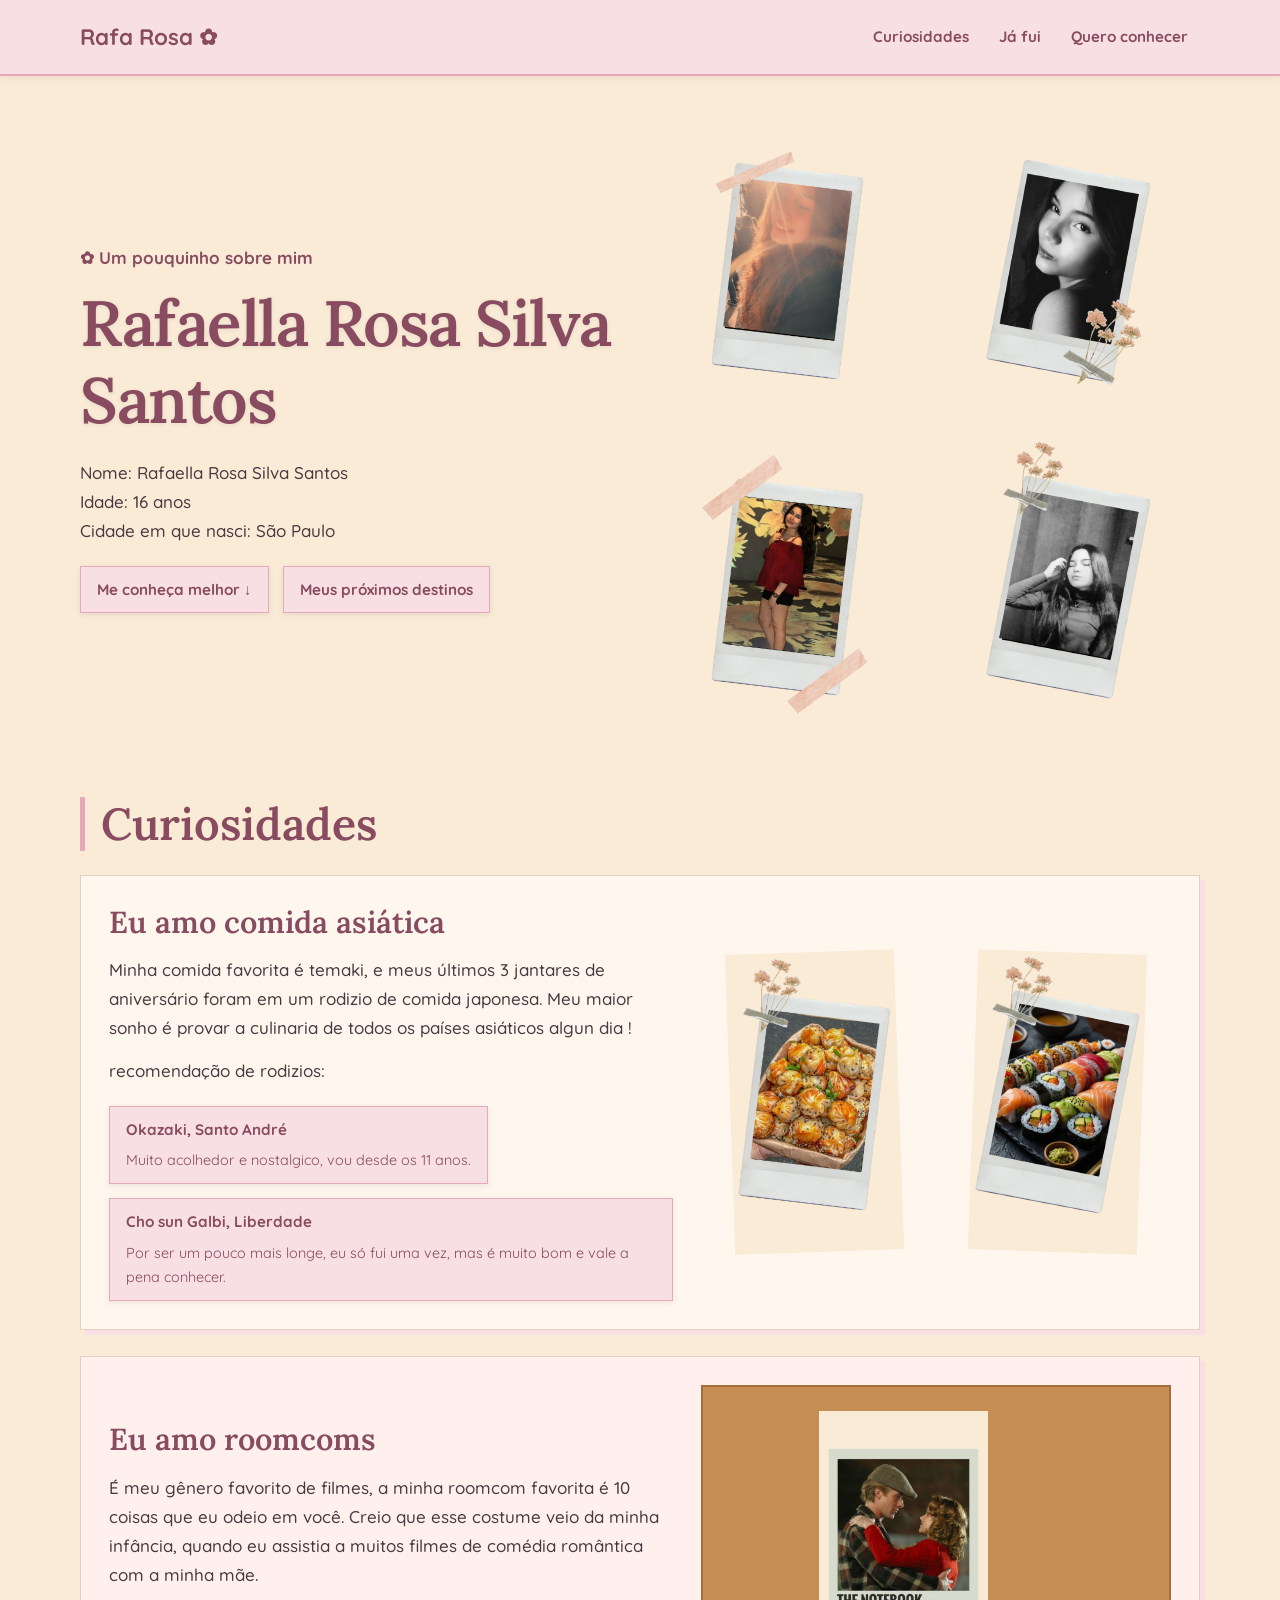
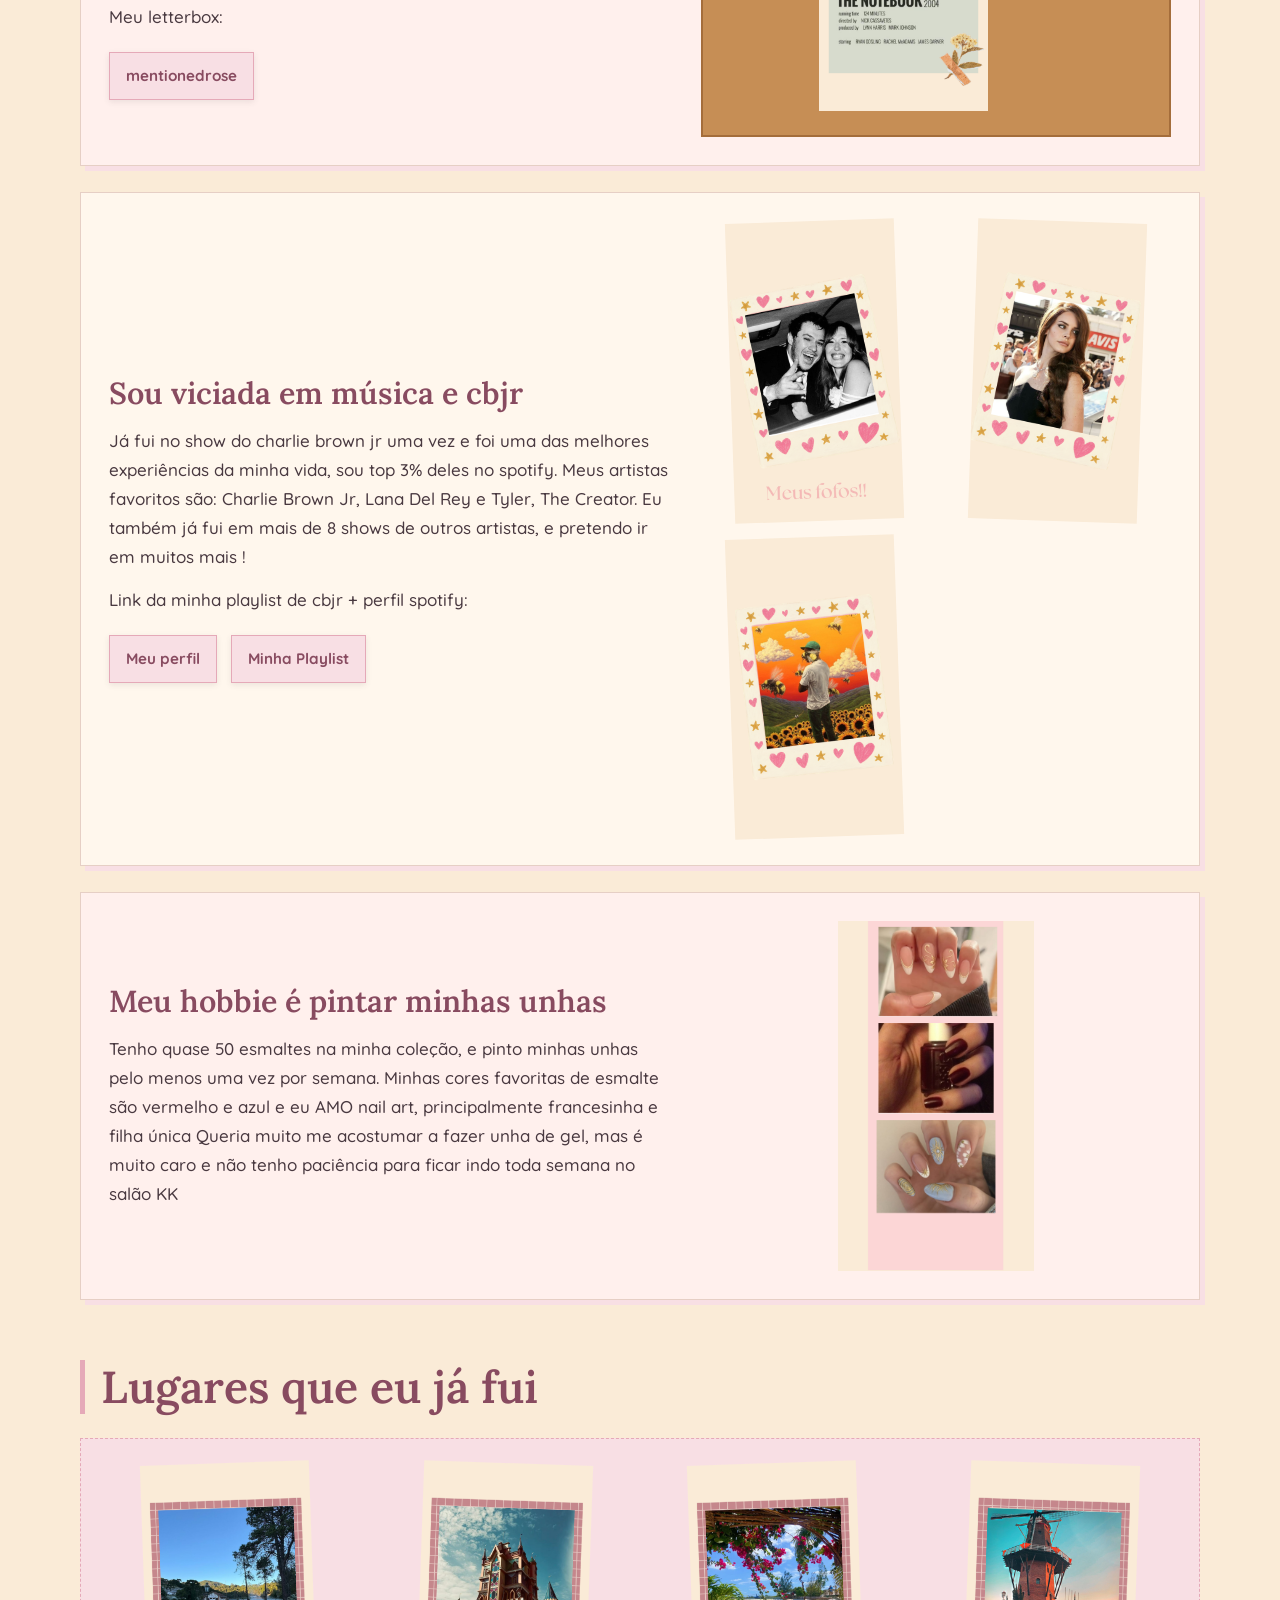
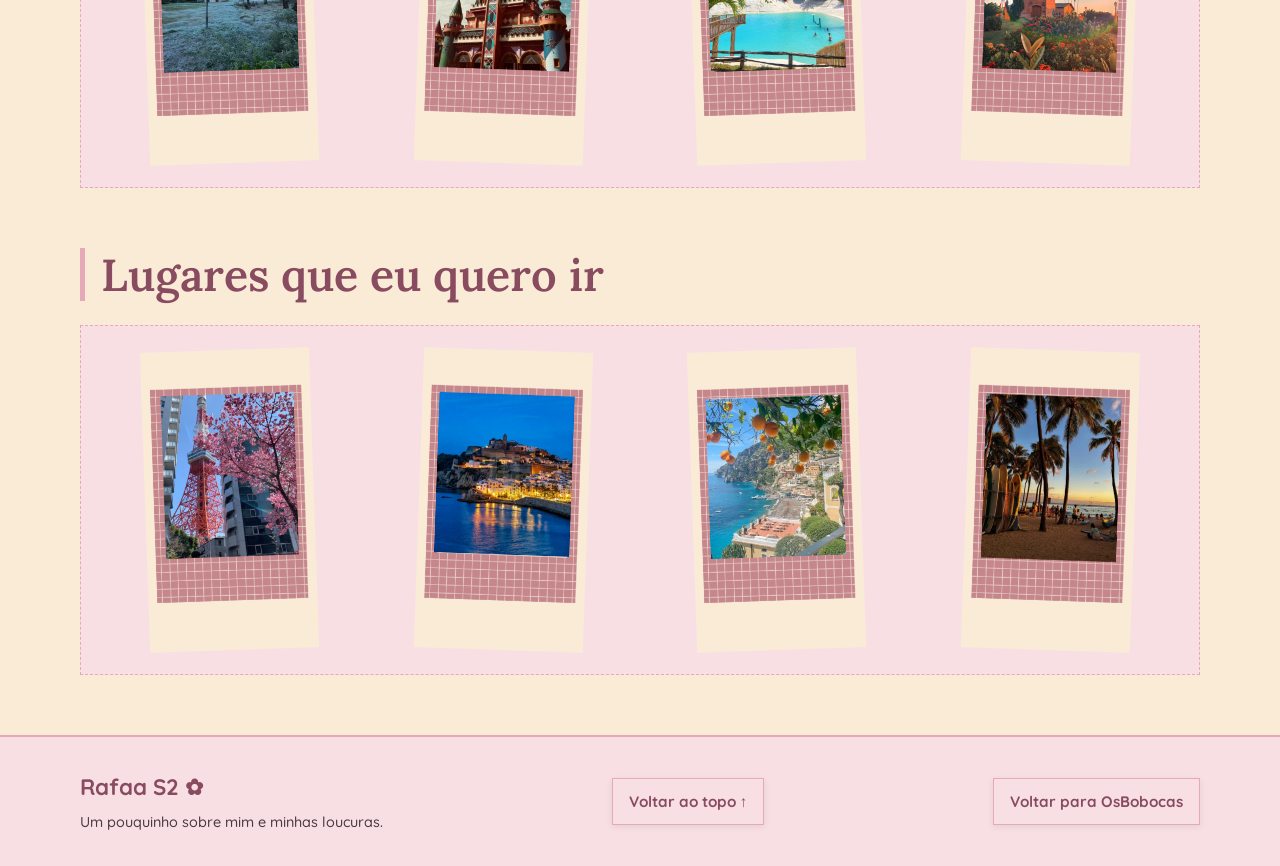
<file: paginas/rafapagina.html>
<!DOCTYPE html>
<html lang="pt-BR">
<head>
    <meta charset="UTF-8">
    <meta name="viewport" content="width=device-width, initial-scale=1.0">
    <title>Rafa Rosa</title>
    <link rel="preconnect" href="https://fonts.googleapis.com">
    <link rel="preconnect" href="https://fonts.gstatic.com" crossorigin>
    <link href="https://fonts.googleapis.com/css2?family=Lora:wght@400;600;700&family=Quicksand:wght@400;500;600;700&display=swap"
      rel="stylesheet">
    <link rel="stylesheet" href="rafa.css">
</head>

<body id="topo">
    <nav aria-label="Navegação principal">
        <div class="largura">
            <a class="marca" href="#topo">Rafa Rosa</a>

            <ul>
                <li><a href="#curiosidades">Curiosidades</a></li>
                <li><a href="#viagens">Já fui</a></li>
                <li><a href="#destinos">Quero conhecer</a></li>
            </ul>
        </div>
    </nav>

    <header>
        <div class="largura apresentacao">
            <div>
                <p>✿ Um pouquinho sobre mim</p>

                <h1>Rafaella Rosa Silva Santos</h1>

                <p>
                    Nome: Rafaella Rosa Silva Santos<br>
                    Idade: 16 anos<br>
                    Cidade em que nasci: São Paulo
                </p>

                <div class="acoes">
                    <a class="botao" href="#curiosidades">
                        Me conheça melhor ↓
                    </a>
                    <a class="botao" href="#destinos">
                        Meus próximos destinos
                    </a>
                </div>
            </div>

            <div class="galeria">
                <img src="../imagens/imagens_rafa/foto1co.png" alt="Foto 1">
                <img src="../imagens/imagens_rafa/foto2co.png" alt="Foto 2">
                <img src="../imagens/imagens_rafa/foto3co.png" alt="Foto 3">
                <img src="../imagens/imagens_rafa/foto4co.png" alt="Foto 4">
            </div>
        </div>
    </header>

    <main class="largura">
        <section id="curiosidades">
            <h2>Curiosidades</h2>

            <ol class="curiosidades">
                <li>
                    <div>
                        <h3>Eu amo comida asiática</h3>

                        <p>
                            Minha comida favorita é temaki, e meus últimos
                            3 jantares de aniversário foram em um rodizio
                            de comida japonesa.
                            Meu maior sonho é provar a culinaria de todos os países asiáticos algun dia !
                        </p>

                        <p>recomendação de rodizios:</p>

                        <div class="acoes">
                            <a class="botao"
                               href="https://share.google/L8asT8hC4ul08PLbJ"
                               target="_blank" rel="noopener noreferrer">
                                <strong>Okazaki, Santo André</strong>
                                <span>
                                    Muito acolhedor e nostalgico, vou desde os 11 anos.
                                </span>
                            </a>

                            <a class="botao"
                               href="https://share.google/xR2F2vX5kLQW48Pks"
                               target="_blank" rel="noopener noreferrer">
                                <strong>Cho sun Galbi, Liberdade</strong>
                                <span>
                                    Por ser um pouco mais longe, eu só fui uma vez, mas é muito bom e vale a pena conhecer.
                                </span>
                            </a>
                        </div>
                    </div>

                    <div class="galeria">
                        <img src="../imagens/imagens_rafa/food1.png"
                             alt="Comida asiática" loading="lazy">
                        <img src="../imagens/imagens_rafa/food2.png"
                             alt="Comida japonesa" loading="lazy">
                    </div>
                </li>

                <li>
                    <div>
                        <h3>Eu amo roomcoms</h3>

                        <p>
                            É meu gênero favorito de filmes, a minha
                            roomcom favorita é 10 coisas que eu odeio em você.
                            Creio que esse costume veio da minha infância, quando eu assistia a muitos filmes de comédia romântica com a minha mãe.
                        </p>

                        <p>Meu letterbox:</p>

                        <div class="acoes">
                            <a class="botao"
                               href="https://letterboxd.com/mentionedrose/"
                               target="_blank" rel="noopener noreferrer">
                                mentionedrose
                            </a>
                        </div>
                    </div>

                    <div class="carrossel"
                         tabindex="0"
                         role="region"
                         aria-label="Roomcoms. Use as setas para percorrer">
                        <img src="../imagens/imagens_rafa/roomcom'.png"
                             alt="Roomcom 1" loading="lazy">
                        <img src="../imagens/imagens_rafa/roomcom2.png"
                             alt="Roomcom 2" loading="lazy">
                        <img src="../imagens/imagens_rafa/roomcom3.png"
                             alt="Roomcom 3" loading="lazy">
                        <img src="../imagens/imagens_rafa/roomcom4.png"
                             alt="Roomcom 4" loading="lazy">
                    </div>
                </li>

                <li>
                    <div>
                        <h3>Sou viciada em música e cbjr</h3>

                        <p>
                            Já fui no show do charlie brown jr uma vez
                            e foi uma das melhores experiências da minha
                            vida, sou top 3% deles no spotify.
                            Meus artistas favoritos são: Charlie Brown Jr, Lana Del Rey e Tyler, The Creator.
                            Eu também já fui em mais de 8 shows de outros artistas, e pretendo ir em muitos mais !
                        </p>

                        <p>
                            Link da minha playlist de cbjr + perfil spotify:
                        </p>

                        <div class="acoes">
                            <a class="botao"
                               href="https://open.spotify.com/user/2wx6qmxd37x915spypz7f2923?si=897bb2f7385140cf"
                               target="_blank" rel="noopener noreferrer">
                                Meu perfil
                            </a>

                            <a class="botao"
                               href="https://open.spotify.com/playlist/1I3RUV75qMOscVSNlNRZbZ?si=iCvEBIW8Rh2wmezswOJrzw"
                               target="_blank" rel="noopener noreferrer">
                                Minha Playlist
                            </a>
                        </div>
                    </div>

                    <div class="galeria">
                        <img src="../imagens/imagens_rafa/cbjr.png"
                             alt="CBJR" loading="lazy">
                        <img src="../imagens/imagens_rafa/lana.png"
                             alt="Lana" loading="lazy">
                        <img src="../imagens/imagens_rafa/tyler.png"
                             alt="Tyler" loading="lazy">
                    </div>
                </li>

                <li>
                    <div>
                        <h3>Meu hobbie é pintar minhas unhas</h3>

                        <p>
                            Tenho quase 50 esmaltes na minha coleção,
                            e pinto minhas unhas pelo menos uma vez
                            por semana.
                            Minhas cores favoritas de esmalte são vermelho e azul e eu AMO nail art, principalmente francesinha e filha única
                            Queria muito me acostumar a fazer unha de gel, mas é muito caro e não tenho paciência para ficar indo toda semana no salão KK
                        </p>
                    </div>

                    <div class="galeria">
                        <img src="../imagens/imagens_rafa/nails.png"
                             alt="Unhas" loading="lazy">
                    </div>
                </li>
            </ol>
        </section>

        <section id="viagens">
            <h2>Lugares que eu já fui</h2>

            <div class="galeria">
                <a href="https://share.google/vERPOu3i4pJIRMSp4"
                   target="_blank" rel="noopener noreferrer">
                    <img src="../imagens/imagens_rafa/mg.png"
                         alt="Minas Gerais" loading="lazy">
                </a>

                <a href="https://share.google/dtFwow13C2YbVKcFB"
                   target="_blank" rel="noopener noreferrer">
                    <img src="../imagens/imagens_rafa/bt.png"
                         alt="Viagem" loading="lazy">
                </a>

                <a href="https://share.google/qYLkrR0SDEPJYfehp"
                   target="_blank" rel="noopener noreferrer">
                    <img src="../imagens/imagens_rafa/jeri.png"
                         alt="Jericoacoara" loading="lazy">
                </a>

                <a href="https://share.google/O9xFM6GEwXGRDaDbP"
                   target="_blank" rel="noopener noreferrer">
                    <img src="../imagens/imagens_rafa/hola.png"
                         alt="Viagem" loading="lazy">
                </a>
            </div>
        </section>

        <section id="destinos">
            <h2>Lugares que eu quero ir</h2>

            <div class="galeria">
                <a href="https://share.google/O2YRSOBCC14l2VVHH"
                   target="_blank" rel="noopener noreferrer">
                    <img src="../imagens/imagens_rafa/tokyo.png"
                         alt="Tokyo" loading="lazy">
                </a>

                <a href="https://share.google/jBxwO9bfFZjrmnC5m"
                   target="_blank" rel="noopener noreferrer">
                    <img src="../imagens/imagens_rafa/ibiza.png"
                         alt="Ibiza" loading="lazy">
                </a>

                <a href="https://share.google/gFEflXMKgvnvGt8P1"
                   target="_blank" rel="noopener noreferrer">
                    <img src="../imagens/imagens_rafa/italy.png"
                         alt="Italia" loading="lazy">
                </a>

                <a href="https://share.google/BwHueL8iyeKDina06"
                   target="_blank" rel="noopener noreferrer">
                    <img src="../imagens/imagens_rafa/hawaii.png"
                         alt="Hawaii" loading="lazy">
                </a>
            </div>
        </section>
    </main>

    <footer id="contato">
        <div class="largura">
            <div>
                <p class="marca">Rafaa S2</p>
                <small>Um pouquinho sobre mim e minhas loucuras.</small>
            </div>

            <a class="botao" href="#topo">Voltar ao topo ↑</a>
            <a class="botao" href="../index.html">Voltar para OsBobocas</a>
        </div>
    </footer>
</body>
</html>
</file>
<file: paginas/caio.css>
:root {
    --fundo: #eef1f4;
    --papel: #fff;
    --texto: #222a33;
    --azul: #244768;
    --borda: #cbd3dc;
    --destaque: #edf3f8;
    --sombra: 0 3px 12px rgb(34 42 51 / 12%);
}

* {
    box-sizing: border-box;
}

body {
    margin: 0;
    background: var(--fundo);
    color: var(--texto);
    font-family: "Andale Mono", monospace;
    line-height: 1.6;
}

h1,
h2,
h3,
p {
    margin: 0;
}

h1,
h2,
h3 {
    color: var(--azul);
    line-height: 1.25;
    overflow-wrap: anywhere;
}

h1 {
    font-size: clamp(1.75rem, 5vw, 2.5rem);
}

h2 {
    font-size: clamp(1.25rem, 3vw, 1.65rem);
}

h3 {
    font-size: 1rem;
}

a {
    color: var(--azul);
    text-underline-offset: 0.2em;
}

a:focus-visible {
    outline: 2px solid var(--azul);
    outline-offset: 3px;
}

img {
    display: block;
    max-width: 100%;
}

.container {
    width: min(100% - 2rem, 50rem);
    margin-inline: auto;
}

.site-header {
    background: var(--papel);
    border-bottom: 2px solid var(--azul);
}

.site-header__inner,
.nav,
.hero__tags,
.hero__bottom,
.footer__inner,
.footer__bottom {
    display: flex;
    flex-wrap: wrap;
    align-items: center;
    gap: 0.5rem 1rem;
}

.site-header__inner {
    justify-content: space-between;
    padding-block: 0.9rem;
}

.brand {
    font-size: 1.15rem;
    font-weight: bold;
    text-decoration: none;
}

.nav,
.header-note,
.eyebrow,
.section-heading__eyebrow,
.footer__eyebrow {
    font-size: 0.85rem;
}

.hero,
.section {
    width: min(100% - 2rem, 54rem);
    margin-inline: auto;
    background: var(--papel);
    border: 1px solid var(--borda);
}

.hero {
    margin-top: 1.25rem;
}

.hero__grid {
    display: grid;
    grid-template-columns: minmax(0, 1fr) minmax(0, 13rem);
    align-items: center;
    gap: 1.5rem;
    padding-block: 1.5rem;
}

.eyebrow {
    margin-bottom: 0.45rem;
}

.hero__subtitle,
.hero__tags {
    margin-top: 0.75rem;
}

.hero__tags span {
    padding: 0.15rem 0.45rem;
    background: var(--destaque);
    border: 1px solid var(--borda);
    font-size: 0.85rem;
}

.button,
.osbobocas-voltar-index {
    display: inline-block;
    padding: 0.45rem 0.75rem;
    background: var(--papel);
    border: 1px solid var(--borda);
    font-size: 0.9rem;
}

.hero .button {
    margin-top: 1rem;
}

.button:hover,
.osbobocas-voltar-index:hover {
    background: var(--destaque);
}

.hero__photo-frame,
.hobby-card,
.travel-card {
    background: var(--papel);
    border: 1px solid var(--borda);
    box-shadow: var(--sombra);
}

.hero__photo-frame img {
    width: 100%;
    height: auto;
}

.photo-sticker {
    display: block;
    margin-top: 0.4rem;
    font-size: 0.85rem;
}

.hero__orbit,
.scribble,
.curiosities__decoration {
    display: none;
}

.hero__bottom {
    padding: 0.65rem 1rem;
    background: var(--destaque);
    border-top: 1px solid var(--borda);
    font-size: 0.8rem;
}

.section {
    padding-block: 1.5rem;
    border-top: 0;
}

.section-heading {
    margin-bottom: 1rem;
}

.section-heading__eyebrow,
.footer__eyebrow {
    display: block;
    margin-bottom: 0.35rem;
    color: var(--azul);
}

.section-heading p,
.footer h2 + p {
    margin-top: 0.4rem;
}

.about__fact {
    margin-top: 0.75rem;
    padding-left: 0.65rem;
    border-left: 2px solid var(--azul);
}

.hobby-grid,
.travel-grid {
    display: grid;
    grid-template-columns: repeat(auto-fit, minmax(min(100%, 9rem), 1fr));
    gap: 0.85rem;
}

.hobby-card {
    display: grid;
    align-content: start;
    gap: 0.45rem;
    padding: 0.65rem;
}

.hobby-card__number {
    font-size: 0.75rem;
}

.hobby-card img {
    width: 100%;
    height: 6rem;
    object-fit: contain;
}

.bubble-list {
    margin: 0;
    padding-left: 2rem;
}

.bubble-list li {
    padding: 0.45rem 0.25rem;
}

.bubble-list li + li {
    border-top: 1px solid var(--borda);
}

.travel-card {
    display: grid;
    grid-template-columns: minmax(0, 1fr) auto;
    align-content: start;
    align-items: start;
    text-decoration: none;
}

.travel-card:hover {
    background: var(--destaque);
}

.travel-card img {
    grid-column: 1 / -1;
    width: 100%;
    aspect-ratio: 4 / 3;
    object-fit: cover;
}

.travel-card__caption {
    padding: 0.55rem 0 0.55rem 0.6rem;
    overflow-wrap: anywhere;
}

.travel-card__caption small,
.travel-card__caption strong {
    display: block;
}

.travel-card__caption strong {
    text-decoration: underline;
    font-size: 0.95rem;
}

.travel-card__arrow {
    padding: 0.55rem 0.6rem 0 0.35rem;
}

.footer {
    padding-block: 1.25rem 0.75rem;
}

.footer__inner,
.footer__bottom {
    justify-content: space-between;
}

.footer__bottom {
    margin-top: 1rem;
    padding-top: 0.75rem;
    border-top: 1px solid var(--borda);
    font-size: 0.85rem;
}

.osbobocas-voltar-index {
    display: block;
    width: fit-content;
    max-width: calc(100% - 2rem);
    margin: 0 auto 1.25rem;
}

@media (max-width: 38rem) {
    .site-header__inner {
        align-items: flex-start;
        flex-direction: column;
    }

    .hero__grid {
        grid-template-columns: 1fr;
    }

    .hero__visual {
        width: min(100%, 13rem);
    }
}
</file>
<file: paginas/MJ.css>
/* ===== Cores e fontes ===== */
:root {
    --vinho: #6e0b19;
    --vermelho: #c8102e;
    --coral: #ff5a3c;
    --rosa: #f8cfc9;
    --creme: #f7efe3;
    --suave: #7a6a6c;
    --preto: #0b0909;
    --raio: 24px;
    --texto: #221a1b;

    --titulo: 'Gloock', Georgia, serif;
    --corpo: 'Montserrat', Arial, sans-serif;
}

* { box-sizing: border-box; margin: 0; padding: 0; }

html { scroll-behavior: smooth; scroll-padding-top: 72px; }

body {
    font-family: var(--corpo);
    font-size: 1rem;
    line-height: 1.7;
    color: var(--texto);
    background: var(--creme);
    overflow-x: hidden;
}

img { display: block; max-width: 100%; }

a { color: inherit; }

p { margin-bottom: 14px; }

section { position: relative; padding: 64px max(6vw, calc((100vw - 1100px) / 2)); }

/* ===== Elementos reutilizáveis ===== */
.icone { display: block; flex: none; height: auto; }

.icone--menu { width: 40px; margin-right: 10px; }

.icone--g, .icone--p { position: absolute; z-index: 3; }

.icone--g { width: 100px; top: 10%; left: -64px; }

.icone--p { width: 58px; top: 40%; left: -70px; }

.grande { font-family: var(--titulo); font-weight: 400; font-size: clamp(2.6rem, 6vw, 4.6rem); line-height: 1.05; margin-bottom: 24px; }

.grande small { font-family: var(--corpo); font-size: .3em; letter-spacing: .02em; opacity: .7; }

.grande--claro { color: var(--creme); }

.titulo { font-family: var(--titulo); font-weight: 400; font-size: clamp(2rem, 4vw, 2.8rem); margin-bottom: 20px; }

.titulo--rosa { color: var(--rosa); }

.pill {
    display: inline-block; padding: 8px 20px; border-radius: 999px;
    font-size: .9rem; font-weight: 600; text-decoration: none;
    transition: transform .2s, background .2s, color .2s, box-shadow .2s;
}

.pill--rosa { background: var(--rosa); color: var(--preto); }

.pill--preto { background: var(--preto); color: var(--creme); }

.pill--g { padding: 14px 32px; font-size: 1.05rem; }

a.pill:hover { transform: translateY(-3px) scale(1.04); background: var(--coral); color: #fff; box-shadow: 0 6px 0 var(--preto); }

.pill--preto:hover { background: var(--vermelho); }

.pills { list-style: none; display: flex; flex-wrap: wrap; gap: 10px; margin-top: 28px; }

.pills .pill { transition: transform .2s, background .2s; }

.pills .pill:hover { transform: translateY(-3px); background: var(--vermelho); }

.contorno {
    font-family: var(--titulo); line-height: .88; margin: 0;
    font-size: clamp(3rem, 9.5vw, 8rem);
    color: transparent; -webkit-text-stroke: 2px var(--rosa);
    user-select: none;
}

/* ===== Menu ===== */
.menu {
    position: sticky; top: 0; z-index: 20;
    display: flex; flex-wrap: wrap; justify-content: space-between; align-items: center; gap: 10px;
    padding: 14px max(5vw, 20px);
    background: var(--vinho); color: var(--creme);
}

.menu__logo { font-family: var(--titulo); font-size: 1.5rem; text-decoration: none; display: flex; align-items: center; }

.menu__links { display: flex; flex-wrap: wrap; align-items: center; gap: 4px; }

.menu__links > a:not(.pill) {
    text-decoration: none; padding: 8px 14px; font-weight: 500; font-size: .95rem;
    border-bottom: 3px solid transparent; transition: border-color .2s, color .2s;
}

.menu__links > a:not(.pill):hover { border-color: var(--rosa); color: var(--rosa); }

.menu__links .pill { margin-left: 8px; }

/* ===== Hero ===== */
.hero {
    display: grid; grid-template-columns: .9fr 1.1fr; gap: 40px; align-items: end;
    padding-top: 28px; padding-bottom: 120px; color: var(--creme);
    background: linear-gradient(to bottom, var(--vinho) 0 72%, var(--preto) 72% 100%);
}

.hero__foto { position: relative; justify-self: center; margin-left: 40px; }

.hero__bloco {
    position: relative; width: min(340px, 78vw); aspect-ratio: 1 / 1.15;
    background: var(--coral); display: flex; align-items: flex-end; justify-content: center;
    overflow: hidden;
}

.hero__circulo {
    position: absolute; width: 78%; aspect-ratio: 1; border-radius: 50%;
    background: var(--creme); bottom: 8%; left: 11%;
}

.hero__bloco img { position: relative; width: 84%; image-rendering: auto; }

.hero__texto { align-self: start; padding-top: 0; }

.hero__texto h1 {
    font-family: var(--titulo); font-weight: 400; line-height: .9;
    font-size: clamp(3.4rem, 10vw, 8.4rem); color: #eadfcb;
}

.hero__texto .contorno:nth-of-type(2) { opacity: .75; }

.hero__texto .contorno:nth-of-type(3) { opacity: .5; }

.hero__texto .contorno:nth-of-type(4) { opacity: .3; }

.hero__info { list-style: none; margin-top: 26px; font-size: 1.15rem; }

.hero__info li { margin-bottom: 4px; }

.hero__info strong { color: var(--rosa); }

.rolar {
    position: absolute; left: 50%; bottom: -58px; transform: translateX(-50%); z-index: 5;
    width: 116px; height: 116px; border-radius: 50%;
    display: grid; place-items: center; text-align: center; line-height: 1.25;
    background: var(--rosa); color: var(--preto); text-decoration: none; font-weight: 500;
    transition: transform .25s, background .25s, color .25s;
}

.rolar:hover { transform: translateX(-50%) scale(1.1); background: var(--coral); color: #fff; }

/* ===== Olá ===== */
.ola { display: grid; grid-template-columns: 1.2fr .8fr; gap: 60px; align-items: center; padding-top: 120px; }

.ola__texto p { max-width: 52ch; }

.busca {
    display: block; max-width: 420px; margin-top: 26px; padding: 14px 28px;
    border-radius: 999px; background: var(--coral); color: #fff;
    text-decoration: none; font-weight: 500;
    transition: transform .2s, background .2s, box-shadow .2s;
}

.busca:hover { background: var(--vermelho); transform: translateY(-3px); box-shadow: 0 6px 0 var(--preto); }

.cartao-preto { background: var(--preto); color: var(--creme); padding: 32px 30px; border-top: 14px solid var(--vinho); }

.cartao-preto h3 { font-family: var(--titulo); font-weight: 400; font-size: 2rem; margin-bottom: 14px; }

.cartao-preto ul { list-style: none; }

.cartao-preto li { padding: 8px 0; border-bottom: 1px solid rgba(255,255,255,.15); }

.cartao-preto li:last-child { border: 0; }

.cartao-preto span { display: inline-block; min-width: 76px; color: var(--rosa); font-weight: 600; font-size: .85rem; text-transform: uppercase; letter-spacing: .06em; }

/* ===== Curiosidades / Filmes ===== */
.vinho {
    display: grid; grid-template-columns: 1fr 1fr; gap: 0 60px; align-items: start;
    background: var(--vinho); color: var(--creme); padding-bottom: 0;
}

.vinho__col { padding-bottom: 90px; }

.vinho__texto { margin-top: 28px; max-width: 48ch; }

.linha { list-style: none; position: relative; }

.linha::before { content: ''; position: absolute; left: 13px; top: 14px; bottom: 14px; width: 2px; background: rgba(255,255,255,.25); }

.linha li { position: relative; display: flex; gap: 18px; align-items: baseline; padding: 0 0 18px 44px; }

.linha li::before {
    content: ''; position: absolute; left: -4px; top: 8px; width: 38px; aspect-ratio: 620 / 455; background: url('../imagens/imagens_MJ/aether-icone-coral-solido.svg') center / contain no-repeat;
}

.linha b { font-family: var(--titulo); font-weight: 400; font-size: 1.8rem; line-height: 1.2; }

.linha p, .linha a { margin: 0; font-size: 1.05rem; }
.linha a { text-decoration: none; font-weight: 600; border-bottom: 2px solid transparent; transition: border-color .2s; }

.linha a:hover { border-color: var(--preto); }

.linha--escura::before { background: rgba(0,0,0,.25); }

.linha--escura li::before { background: var(--vinho); }

.rosa { background: var(--rosa); color: var(--preto); padding: 50px 44px 56px; margin-top: -30px; margin-bottom: -40px; position: relative; z-index: 2; }

.rosa__texto { margin-bottom: 24px; }

.rosa em { font-weight: 600; }

/* ===== Viagens ===== */
.viagens { padding-bottom: 50px; }

.subtitulo { font-family: var(--titulo); font-weight: 400; font-size: 1.7rem; margin: 10px 0 18px; display: flex; flex-wrap: wrap; align-items: baseline; gap: 6px 16px; }

.subtitulo span { font-family: var(--corpo); font-size: .8rem; opacity: .65; }

.subtitulo--claro { color: var(--creme); position: relative; }

.carrossel {
    display: flex; gap: 26px; overflow-x: auto; padding: 10px 6px 26px;
    scroll-snap-type: x mandatory; scroll-padding: 0 6px;
    scrollbar-width: thin; scrollbar-color: var(--vermelho) rgba(0,0,0,.12);
}

.carrossel::-webkit-scrollbar { height: 10px; }

.carrossel::-webkit-scrollbar-track { background: rgba(0,0,0,.12); border-radius: 99px; }

.carrossel::-webkit-scrollbar-thumb { background: var(--vermelho); border-radius: 99px; }

.carrossel--escuro::-webkit-scrollbar-track { background: rgba(255,255,255,.15); }

.carrossel--escuro { scrollbar-color: var(--rosa) rgba(255,255,255,.15); }

.carrossel--escuro::-webkit-scrollbar-thumb { background: var(--rosa); }

.moldura {
    flex: 0 0 min(320px, 78vw); scroll-snap-align: start;
    padding: 10px; border: 3px solid var(--vermelho); background: var(--creme);
    text-decoration: none; color: var(--texto);
    transition: transform .25s, box-shadow .25s, background .25s;
}

.moldura img { width: 100%; aspect-ratio: 16 / 10; object-fit: cover; }

.moldura span { display: block; padding: 10px 2px 2px; font-family: var(--titulo); font-size: 1.25rem; }

.moldura:hover { transform: translate(-4px, -6px) rotate(-1deg); box-shadow: 8px 10px 0 var(--vermelho); background: #fff; }

.carrossel--escuro .moldura { border-color: var(--rosa); }

.carrossel--escuro .moldura:hover { box-shadow: 8px 10px 0 var(--rosa); }

.sonhos { background: var(--preto); color: var(--creme); padding-top: 70px; overflow: hidden; }

.contorno--fundo { position: absolute; right: 4vw; top: 8px; opacity: .55; }

/* ===== Aether ===== */
.aether { background: var(--vermelho); color: var(--creme); overflow: hidden; padding-top: 120px; }

.contorno--aether { position: absolute; top: 14px; left: 0; right: 0; text-align: center; font-size: clamp(4rem, 15vw, 12rem); -webkit-text-stroke: 2px rgba(255,255,255,.45); }

.aether__topo { position: relative; display: grid; grid-template-columns: 300px 1fr; gap: 50px; align-items: center; }

.aether__logo { background: #fff; padding: 12px; outline: 3px solid var(--rosa); outline-offset: 8px; transition: transform .3s; }

.aether__logo:hover { transform: rotate(-2deg) scale(1.03); }

.aether__logo img { width: 100%; aspect-ratio: 1; }

.selo { display: inline-block; margin-bottom: 8px; padding: 5px 16px; border-radius: 999px; background: var(--rosa); color: var(--preto); font-size: .8rem; font-weight: 600; text-transform: uppercase; letter-spacing: .08em; }

.aether__topo p { max-width: 50ch; font-size: 1.1rem; }

.aether__cards { position: relative; display: grid; grid-template-columns: repeat(auto-fit, minmax(220px, 1fr)); gap: 20px; margin-top: 60px; }

.aether__cards article { background: var(--creme); color: var(--texto); padding: 26px; border-top: 8px solid var(--rosa); transition: transform .25s, border-color .25s; }

.aether__cards article:hover { transform: translateY(-6px); border-left-color: var(--vinho); }

.aether__cards h3 { font-family: var(--titulo); font-weight: 400; font-size: 1.6rem; color: var(--vermelho); margin-bottom: 8px; }

.aether__cards p { margin: 0; }

/* ===== Rodapé ===== */
.rodape { background: var(--preto); color: var(--creme); text-align: center; padding: 80px 6vw; }

/* ===== Celular / tablet ===== */
@media (max-width: 860px) {
    section { padding-top: 64px; padding-bottom: 64px; }
    .hero, .ola, .vinho, .aether__topo { grid-template-columns: 1fr; }
    .hero { padding-bottom: 110px; background: linear-gradient(to bottom, var(--vinho) 0 82%, var(--preto) 82% 100%); }
    .hero__foto { margin-left: 30px; }
    .ola { padding-top: 110px; }
    .rosa { margin: 0 -6vw; padding: 40px 6vw; }
    .vinho__col { padding-bottom: 50px; }
    .aether__logo { max-width: 260px; margin: 8px; }
    .menu__links > a:not(.pill) { padding: 6px 8px; font-size: .85rem; }
}

@media (prefers-reduced-motion: reduce) {
    html { scroll-behavior: auto; }
    * { transition: none !important; }
}

.hero__bloco { border-radius: 32px; }

.cartao-preto { border-radius: var(--raio); overflow: hidden; }

.rosa { border-radius: 32px; }

.moldura { border-radius: var(--raio); }

.moldura img { border-radius: 14px; }

.aether__logo { border-radius: var(--raio); }

.aether__logo img { border-radius: 14px; }

.aether__cards article { border-radius: var(--raio); border-top-width: 0; border-left: 8px solid var(--vinho); }

.busca { border-radius: 999px; }

/* ===== Pôsteres dos filmes ===== */
.posteres { list-style: none; display: grid; grid-template-columns: repeat(2, 1fr); gap: 16px; }

.poster {
    position: relative; display: flex; flex-direction: column; justify-content: space-between;
    aspect-ratio: 2 / 3; padding: 14px; overflow: hidden;
    border-radius: 20px; border: 3px solid var(--preto);
    background-color: var(--vinho); background-size: cover; background-position: center;
    color: var(--creme); text-decoration: none;
    transition: transform .25s, box-shadow .25s;
}

.poster::before { content: ''; position: absolute; inset: 0; background: linear-gradient(to top, rgba(11,9,9,.85), rgba(11,9,9,0) 55%); }

.poster b, .poster span { position: relative; }

.poster b { font-family: var(--titulo); font-weight: 400; font-size: 1.6rem; line-height: 1; align-self: flex-start; padding: 4px 12px; border-radius: 999px; background: var(--rosa); color: var(--preto); }

.poster span { font-family: var(--titulo); font-size: 1.15rem; line-height: 1.2; }

.poster:hover { transform: translateY(-6px) rotate(-1deg); box-shadow: 0 8px 0 var(--preto); }

@media (max-width: 480px) { .posteres { gap: 10px; } .poster span { font-size: 1rem; } }

/* ===== Aether ===== */
.aether__cards { display: block; margin-top: 70px; border-bottom: 2px solid rgba(247,239,227,.45); }

.aether__cards article {
    display: grid; grid-template-columns: minmax(150px, 280px) 1fr; gap: 10px 40px; align-items: baseline;
    background: none; color: var(--creme); border: 0; border-radius: 0;
    border-top: 2px solid rgba(247,239,227,.45); padding: 26px 0;
    transition: padding-left .25s, border-color .25s;
}

.aether__cards article:hover { transform: none; padding-left: 14px; border-top-color: var(--rosa); }

.aether__cards h3 { font-size: clamp(1.7rem, 3vw, 2.4rem); color: var(--rosa); margin: 0; line-height: 1.1; }

.aether__cards p { font-size: 1.1rem; max-width: 50ch; }

@media (max-width: 640px) { .aether__cards article { grid-template-columns: 1fr; } }

.minha-parte { margin: 4px 0 0 22px; max-width: 50ch; }

.minha-parte li { margin-bottom: 6px; padding-left: 4px; }

.minha-parte li::marker { color: var(--rosa); }

.aether__cards article > div p { margin-bottom: 10px; }

.hero__bloco { background: none; overflow: visible; box-shadow: 16px 16px 0 var(--coral); border-radius: 32px; }

.hero__bloco img { width: 100%; height: 100%; object-fit: cover; border-radius: 32px; border: 4px solid var(--creme); }

.cartao-preto {
    background: none; color: var(--texto); border: 0; border-radius: 0; overflow: visible;
    border-left: 6px solid var(--vermelho); padding: 4px 0 4px 30px;
}

.cartao-preto h3 { font-size: 1rem; font-family: var(--corpo); font-weight: 600; text-transform: uppercase; letter-spacing: .18em; color: var(--vermelho); margin-bottom: 22px; }

.cartao-preto li { display: block; padding: 0; margin-bottom: 18px; border: 0; font-family: var(--titulo); font-size: 1.8rem; line-height: 1.15; }

.cartao-preto span { display: block; min-width: 0; margin-bottom: 2px; font-family: var(--corpo); font-size: .75rem; color: var(--suave); letter-spacing: .14em; }
</file>
<file: paginas/rafa.css>
:root {
    --fundo: #faebd7;
    --papel: #fff7ed;
    --rosa: #e5a9b8;
    --rosa-claro: #f8dfe4;
    --destaque: #884b60;
    --texto: #493940;
    --borda: #e6cfc5;
    --caramelo: #c68e55;
}



* {
    margin: 0;
    padding: 0;
    box-sizing: border-box;
}

html {
    scroll-behavior: smooth;
    scroll-padding-top: 150px;
}

body {
    background-color: var(--fundo);
    color: var(--texto);
    font-family: "Quicksand", Arial, sans-serif;
    font-weight: 500;
    font-size: 17px;
    line-height: 1.7;
}

.largura {
    width: min(92%, 1120px);
    margin-inline: auto;
}

h1,
h2,
h3 {
    color: var(--destaque);
    line-height: 1.2;
    overflow-wrap: break-word;
    font-family: "Lora", Georgia, serif;
    font-weight: 600;
}

h1 {
    margin: 12px 0 20px;
    font-size: clamp(2.5rem, 5vw, 4.4rem);
    letter-spacing: -1.5px;
    text-shadow: 0 1px 4px rgb(73 57 64 / 10%);
}

h2 {
    margin-bottom: 24px;
    padding-left: 16px;
    border-left: 5px solid var(--rosa);
    font-size: clamp(2rem, 4vw, 2.8rem);
}

h3 {
    margin-bottom: 16px;
    font-size: clamp(1.4rem, 3vw, 1.9rem);
}

p + p {
    margin-top: 14px;
}

a {
    color: var(--destaque);
    text-decoration: none;
    transition:
        background-color 0.2s ease,
        transform 0.2s ease,
        box-shadow 0.2s ease;
}

a:hover {
    text-decoration: underline;
}

a:focus-visible,
.carrossel:focus-visible {
    outline: 3px solid var(--destaque);
    outline-offset: 4px;
}

img {
    display: block;
    max-width: 100%;
    height: auto;
}

::selection {
    background: var(--rosa);
    color: var(--texto);
}



nav {
    position: sticky;
    top: 0;
    z-index: 10;
    background: var(--rosa-claro);
    border-bottom: 2px solid var(--rosa);
    box-shadow: 0 2px 8px rgb(73 57 64 / 9%);
}

nav .largura,
footer .largura {
    display: flex;
    align-items: center;
    justify-content: space-between;
    gap: 18px;
    padding-block: 16px;
}

.marca {
    color: var(--destaque);
    font-size: 1.4rem;
    font-weight: bold;
    white-space: nowrap;
}

.marca::after {
    content: " ✿";
}

nav ul {
    display: flex;
    flex-wrap: wrap;
    justify-content: center;
    gap: 6px;
    list-style: none;
}

nav li a {
    display: block;
    padding: 8px 12px;
    font-size: 0.95rem;
    font-weight: bold;
}

nav li a:hover,
nav li a:focus-visible {
    background: var(--papel);
    box-shadow: 0 2px 6px rgb(73 57 64 / 10%);
    text-decoration: none;
    transform: translateY(-2px);
}



header {
    padding: 45px 0 30px;
}

.apresentacao {
    display: grid;
    grid-template-columns: minmax(0, 1fr) minmax(0, 1fr);
    align-items: center;
    gap: 30px;
}

.apresentacao > div {
    min-width: 0;
}

.apresentacao > div > p:first-child {
    color: var(--destaque);
    font-weight: bold;
}



main > section {
    padding: 30px 0;
}

section:target > h2 {
    border-left-color: var(--destaque);
}


.curiosidades {
    display: grid;
    gap: 26px;
    list-style: none;
}

.curiosidades > li {
    display: grid;
    grid-template-columns: minmax(0, 1.2fr) minmax(0, 1fr);
    align-items: center;
    gap: 28px;
    padding: 28px;
    background: var(--papel);
    border: 1px solid var(--borda);
    box-shadow: 5px 5px var(--rosa-claro);
}

.curiosidades > li:nth-child(even) {
    background: #fff0ed;
}

.curiosidades > li > div {
    min-width: 0;
}

.curiosidades p {
    max-width: 65ch;
}



.acoes {
    display: flex;
    flex-wrap: wrap;
    align-items: flex-start;
    gap: 14px;
    margin-top: 20px;
}

.botao {
    display: inline-block;
    max-width: 100%;
    padding: 10px 16px;
    background: var(--rosa-claro);
    border: 1px solid var(--rosa);
    box-shadow: 0 2px 6px rgb(73 57 64 / 10%);
    font-size: 0.95rem;
    font-weight: bold;
    overflow-wrap: anywhere;
}

.botao:hover,
.botao:focus-visible {
    background: var(--rosa);
    text-decoration: none;
    transform: translateY(-2px);
}

.botao:active {
    box-shadow: none;
    transform: translateY(1px);
}

.botao strong,
.botao span {
    display: block;
}

.botao span {
    margin-top: 6px;
    font-size: 0.9rem;
    font-weight: normal;
}



.galeria {
    display: grid;
    grid-template-columns: repeat(2, minmax(0, 1fr));
    align-items: center;
    gap: 16px;
    min-width: 0;
}

.galeria > * {
    min-width: 0;
}

.galeria img {
    width: 100%;
    max-height: 300px;
    object-fit: contain;
    transition: transform 0.25s ease;
}

.galeria > :nth-child(odd) img,
.galeria > img:nth-child(odd) {
    transform: rotate(-2deg);
}

.galeria > :nth-child(even) img,
.galeria > img:nth-child(even) {
    transform: rotate(2deg);
}

.galeria img:hover {
    transform: rotate(0deg);
}

.galeria > :only-child {
    grid-column: 1 / -1;
}

.galeria > :only-child img,
.galeria > img:only-child {
    max-height: 350px;
    transform: none;
}

.galeria a {
    display: block;
}


section > .galeria {
    grid-template-columns: repeat(4, minmax(0, 1fr));
    gap: 24px;
    padding: 24px;
    background: var(--rosa-claro);
    border: 1px dashed var(--rosa);
}


.carrossel {
    display: flex;
    align-items: center;
    gap: 18px;
    min-width: 0;
    padding: 24px 16px;
    overflow-x: auto;
    background: var(--caramelo);
    border: 2px solid #a46d3b;
    scroll-snap-type: x mandatory;
    scroll-padding-inline: 16px;
    scrollbar-width: auto;
    scrollbar-color: #704522 #e8c9a5;
}

.carrossel > img {
    flex: 0 0 85%;
    width: 85%;
    min-width: 0;
    height: 300px;
    object-fit: contain;
    scroll-snap-align: center;
}


footer {
    margin-top: 30px;
    padding: 15px 0;
    background: var(--rosa-claro);
    border-top: 2px solid var(--rosa);
}

footer small {
    display: block;
    margin-top: 4px;
    font-size: 0.9rem;
}



@media (max-width: 760px) {
    nav .largura {
        flex-direction: column;
        gap: 8px;
        padding-block: 10px;
    }

    nav li a {
        padding: 7px 10px;
        font-size: 0.85rem;
    }

    header {
        padding-top: 30px;
    }

    .apresentacao,
    .curiosidades > li {
        grid-template-columns: 1fr;
        gap: 22px;
    }

    .curiosidades > li {
        padding: 22px;
    }

    .galeria {
        gap: 12px;
    }

    section > .galeria {
        grid-template-columns: repeat(2, minmax(0, 1fr));
        gap: 18px;
        padding: 18px;
    }

    .carrossel > img {
        height: 260px;
    }

    footer .largura {
        flex-wrap: wrap;
    }
}



@media (prefers-reduced-motion: reduce) {
    html {
        scroll-behavior: auto;
    }

    *,
    *::before,
    *::after {
        transition: none !important;
    }
}
</file>
